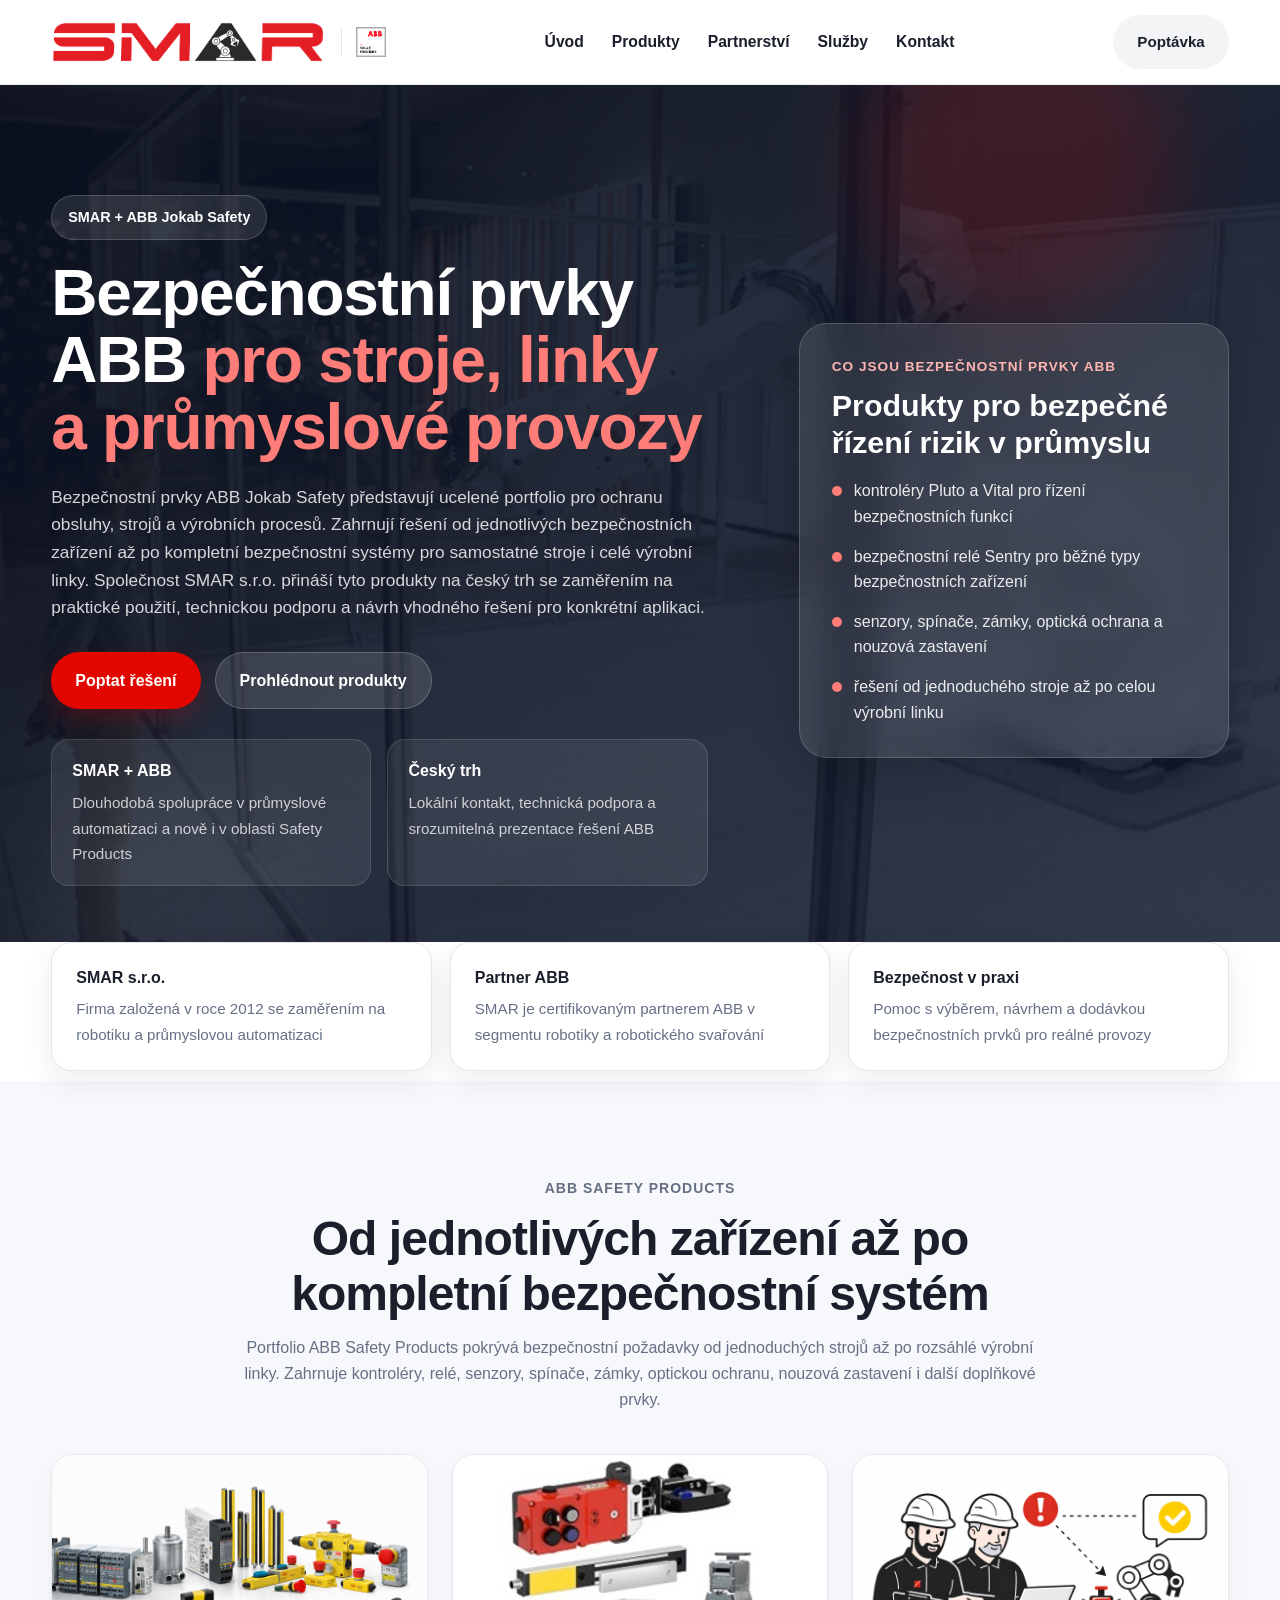
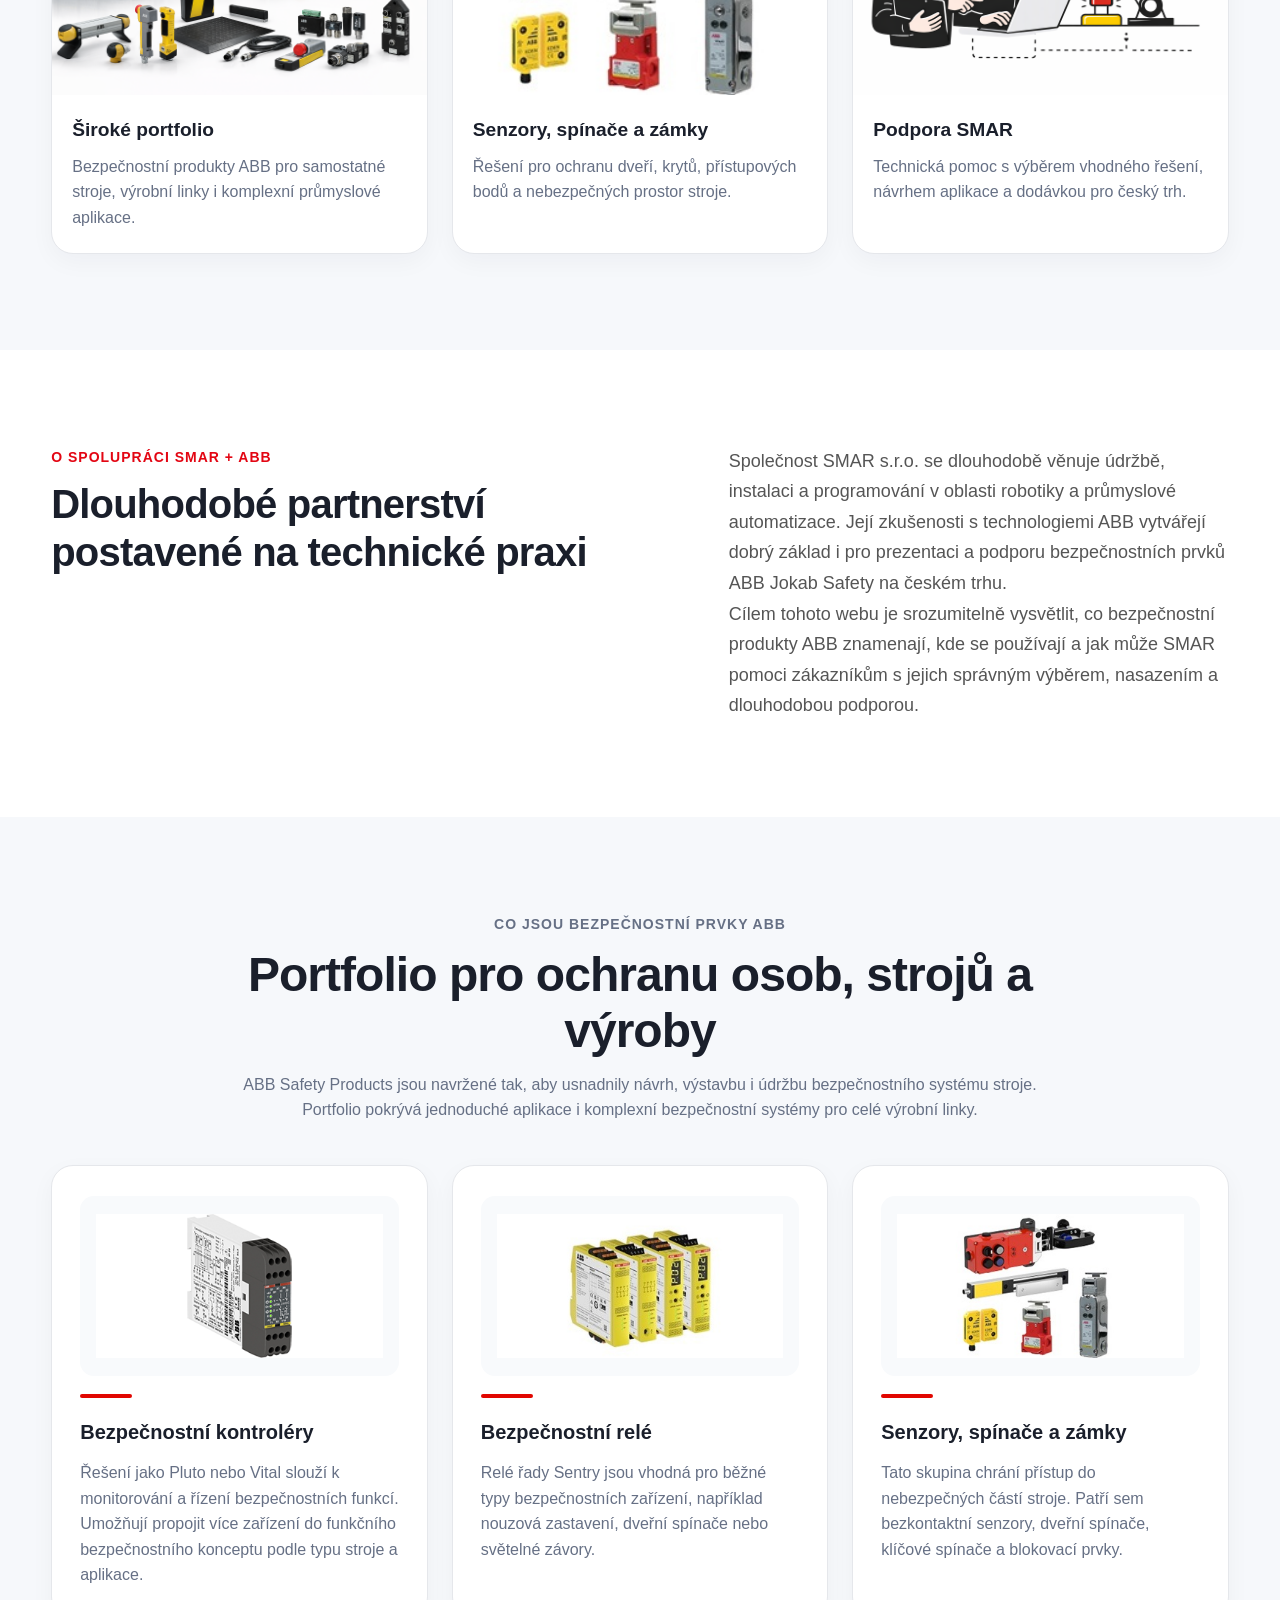
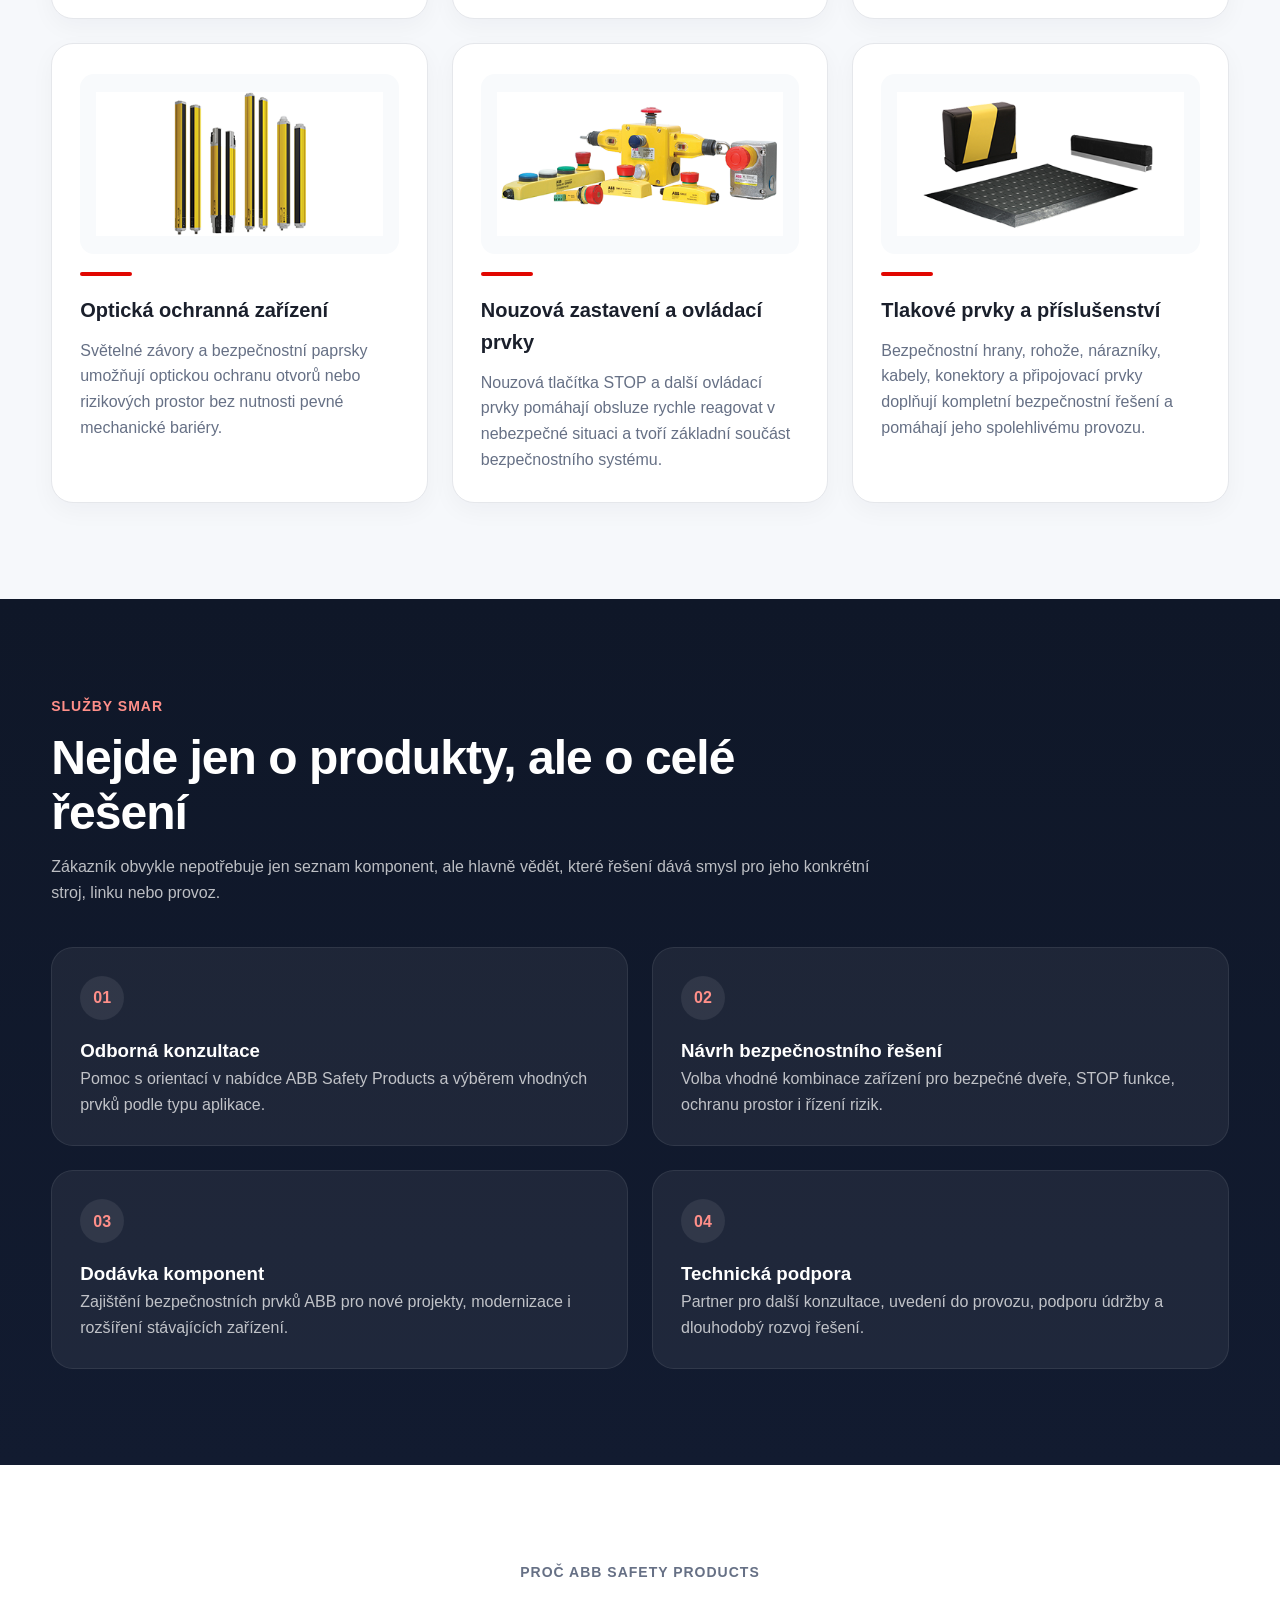
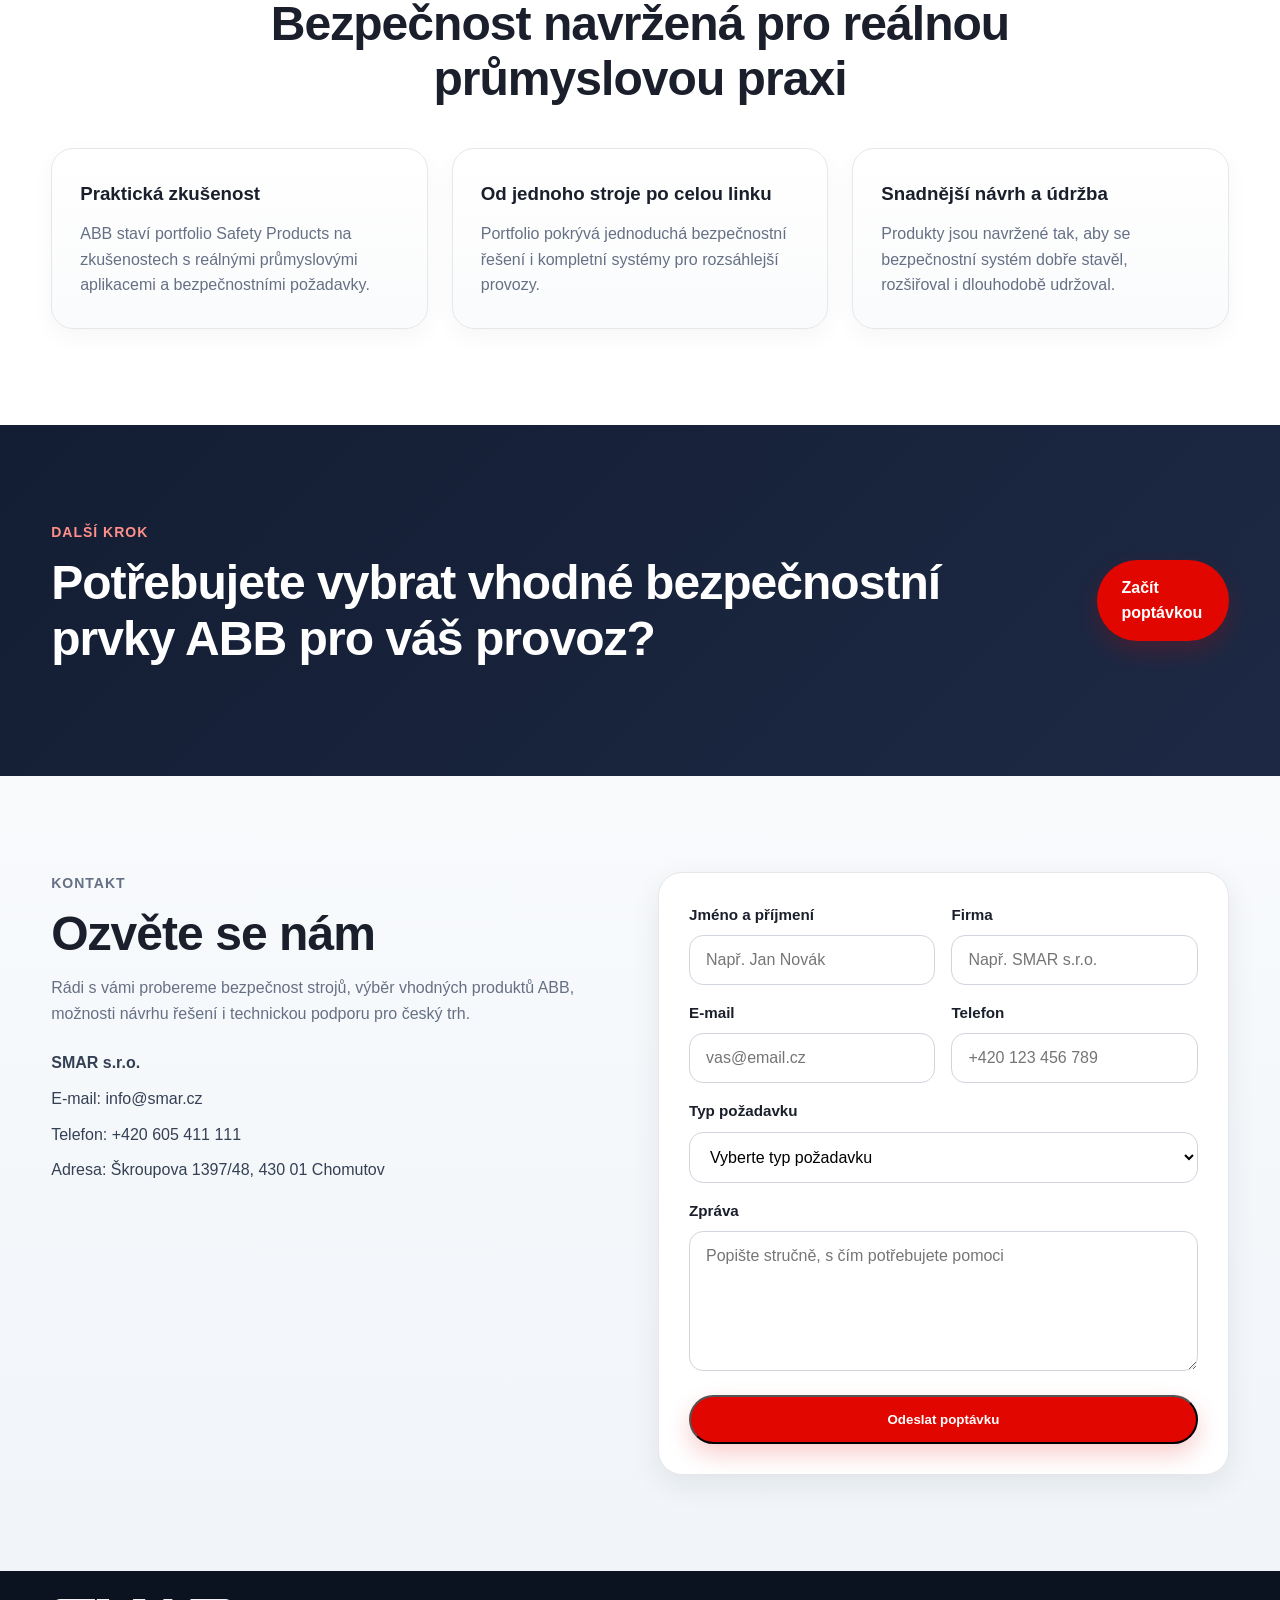
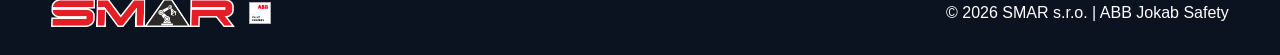
<file: index.html>
<!DOCTYPE html>
<html lang="cs">
<head>
<!-- Google tag (gtag.js) -->
<script async src="https://www.googletagmanager.com/gtag/js?id=G-ZD41Y02ESB"></script>
<script>
  window.dataLayer = window.dataLayer || [];
  function gtag(){dataLayer.push(arguments);}
  gtag('js', new Date());

  gtag('config', 'G-ZD41Y02ESB');
</script>



    <meta charset="UTF-8">
    <meta name="viewport" content="width=device-width, initial-scale=1.0">
    <title>Bezpečnost strojů | ABB Jokab Safety | Návrh a dodávka | SMAR s.r.o.</title>
    <meta name="description" content="Bezpečnost strojů s ABB Jokab Safety. SMAR s.r.o. zajišťuje návrh, dodávku a servis bezpečnostních prvků pro stroje a výrobní linky.">
    <link rel="stylesheet" href="css/style.css">
    <link rel="canonical" href="https://bezpecnoststroju.cz/">
    <meta property="og:title" content="Bezpečnost strojů | ABB Jokab Safety | SMAR s.r.o.">
    <meta property="og:description" content="Návrh, dodávka a servis bezpečnostních řešení ABB pro stroje a výrobní linky.">
    <meta property="og:type" content="website">
    <meta property="og:url" content="https://bezpecnoststroju.cz/">
    <meta property="og:image" content="https://bezpecnoststroju.cz/images/abb-safety-family.png">
</head>
<body>

    <header class="header">
        <div class="container header-inner">
            <a href="index.html" class="brand">
                <img src="images/smar-logo.png" alt="SMAR logo" class="logo-smar">
                <div class="brand-divider"></div>
                <img src="images/abb-logo.png" alt="ABB logo" class="logo-abb">
            </a>

            <nav class="nav" id="nav">
                <ul class="nav-list">
                    <li><a href="#hero">Úvod</a></li>
                    <li><a href="produkty.html">Produkty</a></li>
                    <li><a href="o-partnerstvi.html">Partnerství</a></li>
                    <li><a href="sluzby.html">Služby</a></li>
                    <li><a href="#kontakt">Kontakt</a></li>
                </ul>
            </nav>

            <div class="header-actions">
                <a href="#kontakt" class="btn btn-header">Poptávka</a>
                <button class="menu-toggle" id="menuToggle" aria-label="Otevřít menu">☰</button>
            </div>
        </div>
    </header>

    <main>
        <section class="hero" id="hero">
            <div class="hero-bg"></div>
            <div class="container hero-grid">
                <div class="hero-content">
                    <div class="hero-badge">
                        SMAR + ABB Jokab Safety
                    </div>

                    <h1>
                        Bezpečnostní prvky ABB
                        <span>pro stroje, linky a průmyslové provozy</span>
                    </h1>

                    <p class="hero-description">
                        Bezpečnostní prvky ABB Jokab Safety představují ucelené portfolio pro ochranu
                        obsluhy, strojů a výrobních procesů. Zahrnují řešení od jednotlivých
                        bezpečnostních zařízení až po kompletní bezpečnostní systémy pro samostatné
                        stroje i celé výrobní linky. Společnost SMAR s.r.o. přináší tyto produkty
                        na český trh se zaměřením na praktické použití, technickou podporu
                        a návrh vhodného řešení pro konkrétní aplikaci.
                    </p>

                    <div class="hero-buttons">
                        <a href="#kontakt" class="btn btn-primary">Poptat řešení</a>
                        <a href="produkty.html" class="btn btn-secondary">Prohlédnout produkty</a>
                    </div>

                    <div class="hero-stats">
                        <div class="stat-card">
                            <strong>SMAR + ABB</strong>
                            <span>Dlouhodobá spolupráce v průmyslové automatizaci a nově i v oblasti Safety Products</span>
                        </div>
                        <div class="stat-card">
                            <strong>Český trh</strong>
                            <span>Lokální kontakt, technická podpora a srozumitelná prezentace řešení ABB</span>
                        </div>
                    </div>
                </div>

                <div class="hero-panel">
                    <div class="glass-card">
                        <p class="glass-label">Co jsou bezpečnostní prvky ABB</p>
                        <h2>Produkty pro bezpečné řízení rizik v průmyslu</h2>

                        <div class="glass-list">
                            <div class="glass-item">
                                <span class="glass-dot"></span>
                                <p>kontroléry Pluto a Vital pro řízení bezpečnostních funkcí</p>
                            </div>
                            <div class="glass-item">
                                <span class="glass-dot"></span>
                                <p>bezpečnostní relé Sentry pro běžné typy bezpečnostních zařízení</p>
                            </div>
                            <div class="glass-item">
                                <span class="glass-dot"></span>
                                <p>senzory, spínače, zámky, optická ochrana a nouzová zastavení</p>
                            </div>
                            <div class="glass-item">
                                <span class="glass-dot"></span>
                                <p>řešení od jednoduchého stroje až po celou výrobní linku</p>
                            </div>
                        </div>
                    </div>
                </div>
            </div>
        </section>

        <section class="trust-strip">
            <div class="container trust-strip-inner">
                <div class="trust-item">
                    <strong>SMAR s.r.o.</strong>
                    <span>Firma založená v roce 2012 se zaměřením na robotiku a průmyslovou automatizaci</span>
                </div>
                <div class="trust-item">
                    <strong>Partner ABB</strong>
                    <span>SMAR je certifikovaným partnerem ABB v segmentu robotiky a robotického svařování</span>
                </div>
                <div class="trust-item">
                    <strong>Bezpečnost v praxi</strong>
                    <span>Pomoc s výběrem, návrhem a dodávkou bezpečnostních prvků pro reálné provozy</span>
                </div>
            </div>
        </section>

        <section class="section section-soft">
            <div class="container">
                <div class="section-heading center">
                    <p class="section-label">ABB Safety Products</p>
                    <h2>Od jednotlivých zařízení až po kompletní bezpečnostní systém</h2>
                    <p>
                        Portfolio ABB Safety Products pokrývá bezpečnostní požadavky
                        od jednoduchých strojů až po rozsáhlé výrobní linky. Zahrnuje
                        kontroléry, relé, senzory, spínače, zámky, optickou ochranu,
                        nouzová zastavení i další doplňkové prvky.
                    </p>
                </div>

                <div class="homepage-image-grid">
                    <a href="produkty.html" class="homepage-image-card">
                        <img src="images/homepage/abb-safety-family.png" alt="Přehled portfolia ABB Safety Products">
                        <h3>Široké portfolio</h3>
                        <p>Bezpečnostní produkty ABB pro samostatné stroje, výrobní linky i komplexní průmyslové aplikace.</p>
                    </a>

                    <div class="homepage-image-card">
                        <img src="images/homepage/abb-sensors-switches-locks.png" alt="Bezpečnostní senzory, spínače a zámky ABB">
                        <h3>Senzory, spínače a zámky</h3>
                        <p>Řešení pro ochranu dveří, krytů, přístupových bodů a nebezpečných prostor stroje.</p>
                    </div>

                    <div class="homepage-image-card">
                        <img src="images/homepage/smar-industrial.jpg" alt="Průmyslové prostředí a technická podpora SMAR">
                        <h3>Podpora SMAR</h3>
                        <p>Technická pomoc s výběrem vhodného řešení, návrhem aplikace a dodávkou pro český trh.</p>
                    </div>
                </div>
            </div>
        </section>

        <section class="section" id="partnerstvi">
            <div class="container split-section">
                <div class="split-left">
                    <p class="section-label">O spolupráci SMAR + ABB</p>
                    <h2>Dlouhodobé partnerství postavené na technické praxi</h2>
                </div>

                <div class="split-right">
                    <p>
                        Společnost SMAR s.r.o. se dlouhodobě věnuje údržbě, instalaci a programování
                        v oblasti robotiky a průmyslové automatizace. Její zkušenosti s technologiemi ABB
                        vytvářejí dobrý základ i pro prezentaci a podporu bezpečnostních prvků ABB Jokab Safety
                        na českém trhu.
                    </p>

                    <p>
                        Cílem tohoto webu je srozumitelně vysvětlit, co bezpečnostní produkty ABB znamenají,
                        kde se používají a jak může SMAR pomoci zákazníkům s jejich správným výběrem,
                        nasazením a dlouhodobou podporou.
                    </p>
                </div>
            </div>
        </section>

        <section class="section section-soft" id="produkty">
            <div class="container">
                <div class="section-heading center">
                    <p class="section-label">Co jsou bezpečnostní prvky ABB</p>
                    <h2>Portfolio pro ochranu osob, strojů a výroby</h2>
                    <p>
                        ABB Safety Products jsou navržené tak, aby usnadnily návrh, výstavbu i údržbu
                        bezpečnostního systému stroje. Portfolio pokrývá jednoduché aplikace i komplexní
                        bezpečnostní systémy pro celé výrobní linky.
                    </p>
                </div>

                <div class="cards-grid">
                    <article class="modern-card">
                        <a href="/vital/">
                            <img src="images/homepage/safety-controller.png" alt="Bezpečnostní kontroléry ABB" class="card-product-image">
                            <div class="card-top-line"></div>
                            <h3>Bezpečnostní kontroléry</h3>
                            <p>
                                Řešení jako Pluto nebo Vital slouží k monitorování a řízení bezpečnostních funkcí.
                                Umožňují propojit více zařízení do funkčního bezpečnostního konceptu podle typu stroje a aplikace.
                            </p>
                        </a>
                    </article>

                    <article class="modern-card">
                        <img src="images/homepage/safety-relays.jpg" alt="Bezpečnostní relé ABB" class="card-product-image">
                        <div class="card-top-line"></div>
                        <h3>Bezpečnostní relé</h3>
                        <p>
                            Relé řady Sentry jsou vhodná pro běžné typy bezpečnostních zařízení,
                            například nouzová zastavení, dveřní spínače nebo světelné závory.
                        </p>
                    </article>

                    <article class="modern-card">
                        <img src="images/homepage/abb-sensors-switches-locks.png" alt="Senzory, spínače a zámky ABB" class="card-product-image">
                        <div class="card-top-line"></div>
                        <h3>Senzory, spínače a zámky</h3>
                        <p>
                            Tato skupina chrání přístup do nebezpečných částí stroje.
                            Patří sem bezkontaktní senzory, dveřní spínače, klíčové spínače a blokovací prvky.
                        </p>
                    </article>

                    <article class="modern-card">
                        <img src="images/homepage/abb-optical-safety-devices.png" alt="Optická bezpečnostní zařízení ABB" class="card-product-image">
                        <div class="card-top-line"></div>
                        <h3>Optická ochranná zařízení</h3>
                        <p>
                            Světelné závory a bezpečnostní paprsky umožňují optickou ochranu otvorů
                            nebo rizikových prostor bez nutnosti pevné mechanické bariéry.
                        </p>
                    </article>

                    <article class="modern-card">
                        <img src="images/homepage/emergency-stops.png" alt="Nouzová zastavení a ovládací prvky ABB" class="card-product-image">
                        <div class="card-top-line"></div>
                        <h3>Nouzová zastavení a ovládací prvky</h3>
                        <p>
                            Nouzová tlačítka STOP a další ovládací prvky pomáhají obsluze rychle reagovat
                            v nebezpečné situaci a tvoří základní součást bezpečnostního systému.
                        </p>
                    </article>

                    <article class="modern-card">
                        <img src="images/homepage/pressure-devices.png" alt="Tlakové prvky a příslušenství ABB" class="card-product-image">
                        <div class="card-top-line"></div>
                        <h3>Tlakové prvky a příslušenství</h3>
                        <p>
                            Bezpečnostní hrany, rohože, nárazníky, kabely, konektory a připojovací prvky
                            doplňují kompletní bezpečnostní řešení a pomáhají jeho spolehlivému provozu.
                        </p>
                    </article>
                </div>
            </div>
        </section>

        <section class="section section-dark" id="sluzby">
            <div class="container">
                <div class="section-heading">
                    <p class="section-label light">Služby SMAR</p>
                    <h2>Nejde jen o produkty, ale o celé řešení</h2>
                    <p class="section-dark-text">
                        Zákazník obvykle nepotřebuje jen seznam komponent, ale hlavně vědět,
                        které řešení dává smysl pro jeho konkrétní stroj, linku nebo provoz.
                    </p>
                </div>

                <div class="service-grid">
                    <div class="service-card">
                        <div class="service-number">01</div>
                        <h3>Odborná konzultace</h3>
                        <p>Pomoc s orientací v nabídce ABB Safety Products a výběrem vhodných prvků podle typu aplikace.</p>
                    </div>

                    <div class="service-card">
                        <div class="service-number">02</div>
                        <h3>Návrh bezpečnostního řešení</h3>
                        <p>Volba vhodné kombinace zařízení pro bezpečné dveře, STOP funkce, ochranu prostor i řízení rizik.</p>
                    </div>

                    <div class="service-card">
                        <div class="service-number">03</div>
                        <h3>Dodávka komponent</h3>
                        <p>Zajištění bezpečnostních prvků ABB pro nové projekty, modernizace i rozšíření stávajících zařízení.</p>
                    </div>

                    <div class="service-card">
                        <div class="service-number">04</div>
                        <h3>Technická podpora</h3>
                        <p>Partner pro další konzultace, uvedení do provozu, podporu údržby a dlouhodobý rozvoj řešení.</p>
                    </div>
                </div>
            </div>
        </section>

        <section class="section">
            <div class="container">
                <div class="section-heading center">
                    <p class="section-label">Proč ABB Safety Products</p>
                    <h2>Bezpečnost navržená pro reálnou průmyslovou praxi</h2>
                </div>

                <div class="reasons-grid">
                    <div class="reason-box">
                        <h3>Praktická zkušenost</h3>
                        <p>ABB staví portfolio Safety Products na zkušenostech s reálnými průmyslovými aplikacemi a bezpečnostními požadavky.</p>
                    </div>

                    <div class="reason-box">
                        <h3>Od jednoho stroje po celou linku</h3>
                        <p>Portfolio pokrývá jednoduchá bezpečnostní řešení i kompletní systémy pro rozsáhlejší provozy.</p>
                    </div>

                    <div class="reason-box">
                        <h3>Snadnější návrh a údržba</h3>
                        <p>Produkty jsou navržené tak, aby se bezpečnostní systém dobře stavěl, rozšiřoval i dlouhodobě udržoval.</p>
                    </div>
                </div>
            </div>
        </section>

        <section class="section cta-band">
            <div class="container cta-band-inner">
                <div>
                    <p class="section-label light">Další krok</p>
                    <h2>Potřebujete vybrat vhodné bezpečnostní prvky ABB pro váš provoz?</h2>
                </div>
                <a href="#kontakt" class="btn btn-primary">Začít poptávkou</a>
            </div>
        </section>

        <section class="section contact-section" id="kontakt">
            <div class="container contact-grid">
                <div class="contact-info">
                    <p class="section-label">Kontakt</p>
                    <h2>Ozvěte se nám</h2>
                    <p>
                        Rádi s vámi probereme bezpečnost strojů, výběr vhodných produktů ABB,
                        možnosti návrhu řešení i technickou podporu pro český trh.
                    </p>

                    <div class="contact-details">
                        <p><strong>SMAR s.r.o.</strong></p>
                        <p>E-mail: <a href="mailto:info@smar.cz">info@smar.cz</a></p>
                        <p>Telefon: <a href="tel:+420605411111">+420 605 411 111</a></p>
                        <p>Adresa: <a href="https://maps.app.goo.gl/TAveSDNH4KaPB8RE9" target="_blank">Škroupova 1397/48, 430 01 Chomutov</a></p>
                    </div>
                </div>

                <form action="https://api.web3forms.com/submit" method="POST" class="contact-form">
                    <input type="hidden" name="access_key" value="6fb6dcda-07b8-421f-a3fd-47e1474aeb7f">
                    <input type="hidden" name="subject" value="Nová poptávka z webu SMAR">
                    <input type="hidden" name="from_name" value="SMAR Web">

                    <div class="form-row">
                        <div class="form-group">
                            <label for="name">Jméno a příjmení</label>
                            <input type="text" id="name" name="name" placeholder="Např. Jan Novák" required>
                        </div>

                        <div class="form-group">
                            <label for="company">Firma</label>
                            <input type="text" id="company" name="company" placeholder="Např. SMAR s.r.o.">
                        </div>
                    </div>

                    <div class="form-row">
                        <div class="form-group">
                            <label for="email">E-mail</label>
                            <input type="email" id="email" name="email" placeholder="vas@email.cz" required>
                        </div>

                        <div class="form-group">
                            <label for="phone">Telefon</label>
                            <input type="tel" id="phone" name="phone" placeholder="+420 123 456 789">
                        </div>
                    </div>

                    <div class="form-group">
                        <label for="request_type">Typ požadavku</label>
                        <select id="request_type" name="request_type" required>
                            <option value="">Vyberte typ požadavku</option>
                            <option value="Konzultace">Konzultace</option>
                            <option value="Vyber produktu">Výběr produktu</option>
                            <option value="Navrh reseni">Návrh řešení</option>
                            <option value="Technicky dotaz">Technický dotaz</option>
                            <option value="Obchodni poptavka">Obchodní poptávka</option>
                        </select>
                    </div>

                    <div class="form-group">
                        <label for="message">Zpráva</label>
                        <textarea id="message" name="message" rows="6" placeholder="Popište stručně, s čím potřebujete pomoci" required></textarea>
                    </div>

                    <button type="submit" class="btn btn-primary full-width">Odeslat poptávku</button>
                </form>
            </div>
        </section>
    </main>

    <footer class="footer">
        <div class="container footer-inner">
            <div class="footer-brand">
                <img src="images/smar-logo.png" alt="SMAR logo" class="footer-logo">
                <img src="images/abb-logo.png" alt="ABB logo" class="footer-logo footer-logo-abb">
            </div>
            <p>© 2026 <a href="https://www.smar.cz">SMAR s.r.o.</a> | ABB Jokab Safety</p>
        </div>
    </footer>

    <script src="js/script.js"></script>
</body>
</html>
</file>
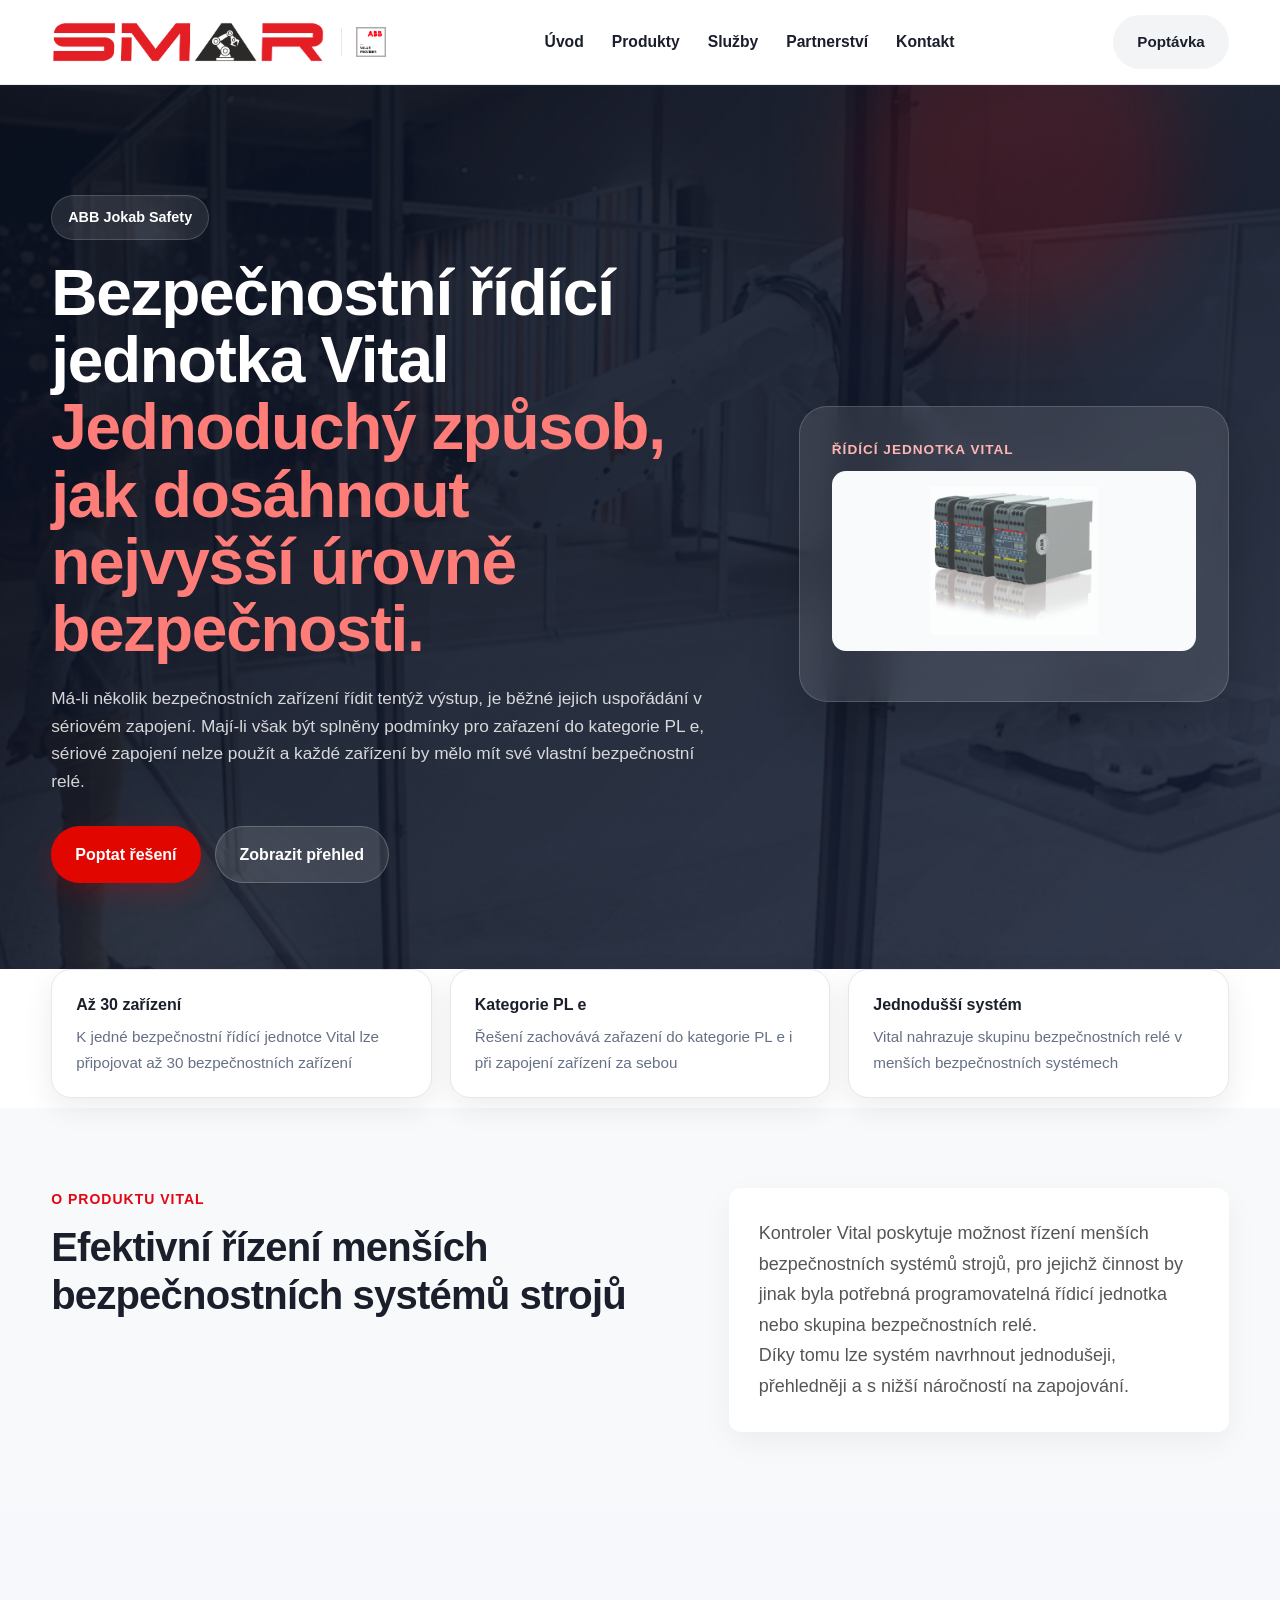
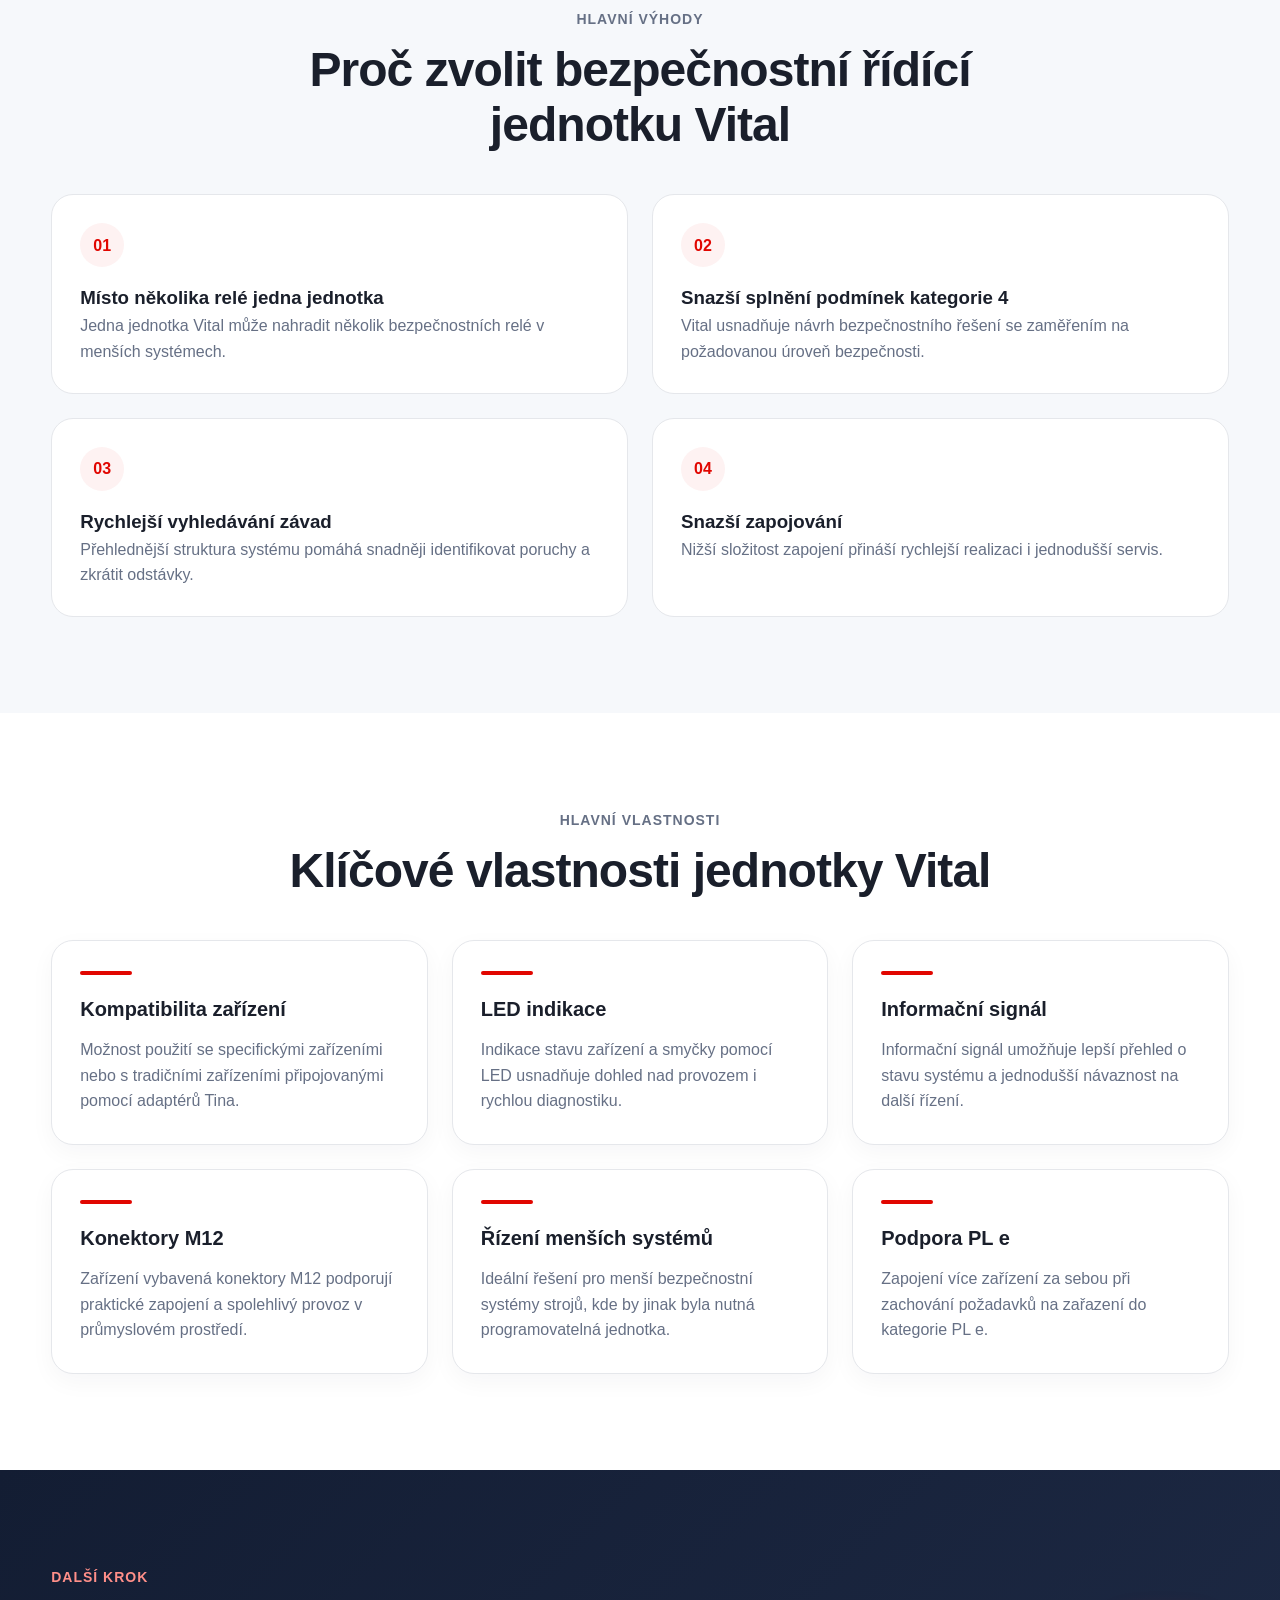
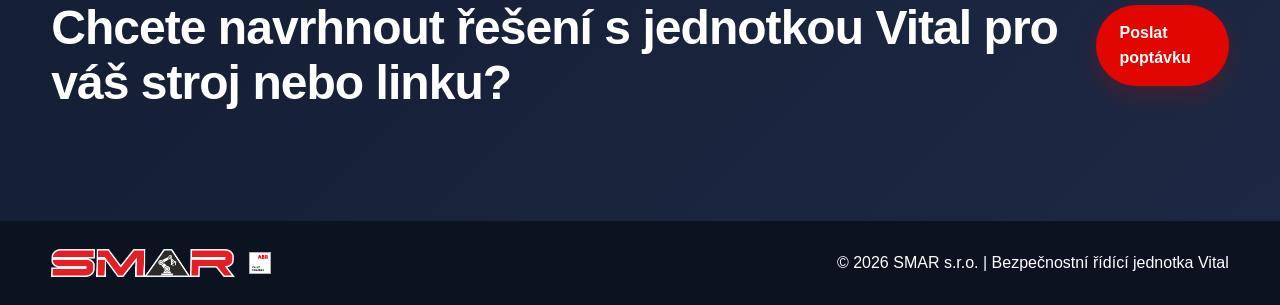
<file: vital/index.html>
<!DOCTYPE html>
<html lang="cs">
<head>
	<meta charset="UTF-8">
	<meta name="viewport" content="width=device-width, initial-scale=1.0">
	<title>Vital | SMAR ABB Jokab Safety</title>
	<meta name="description" content="Bezpečnostní řídící jednotka Vital od ABB Jokab Safety. Jednoduchý způsob, jak dosáhnout nejvyšší úrovně bezpečnosti pro menší bezpečnostní systémy strojů.">
	<link rel="stylesheet" href="/css/style.css">
</head>
<body>

	<header class="header">
		<div class="container header-inner">
			<a href="/" class="brand">
				<img src="/images/smar-logo.png" alt="SMAR logo" class="logo-smar">
				<div class="brand-divider"></div>
				<img src="/images/abb-logo.png" alt="ABB logo" class="logo-abb">
			</a>

			<nav class="nav" id="nav">
				<ul class="nav-list">
					<li><a href="/">Úvod</a></li>
					<li><a href="/produkty.html">Produkty</a></li>
					<li><a href="/sluzby.html">Služby</a></li>
					<li><a href="/o-partnerstvi.html">Partnerství</a></li>
					<li><a href="/#kontakt">Kontakt</a></li>
				</ul>
			</nav>

			<div class="header-actions">
				<a href="/#kontakt" class="btn btn-header">Poptávka</a>
				<button class="menu-toggle" id="menuToggle" aria-label="Otevřít menu">☰</button>
			</div>
		</div>
	</header>

	<main>
		<section class="hero hero-small">
			<div class="hero-bg"></div>
			<div class="container hero-grid">
				<div class="hero-content">
					<div class="hero-badge">
						ABB Jokab Safety
					</div>

					<h1>
						Bezpečnostní řídící jednotka Vital
						<span>Jednoduchý způsob, jak dosáhnout nejvyšší úrovně bezpečnosti.</span>
					</h1>

					<p class="hero-description">
						Má-li několik bezpečnostních zařízení řídit tentýž výstup, je běžné jejich uspořádání
						v sériovém zapojení. Mají-li však být splněny podmínky pro zařazení do kategorie PL e,
						sériové zapojení nelze použít a každé zařízení by mělo mít své vlastní bezpečnostní relé.
					</p>

					<div class="hero-buttons">
						<a href="/#kontakt" class="btn btn-primary">Poptat řešení</a>
						<a href="#prehled" class="btn btn-secondary">Zobrazit přehled</a>
					</div>
				</div>

				<div class="hero-panel">
					<div class="glass-card">
						<p class="glass-label">Řídící jednotka Vital</p>
						<img src="/images/homepage/bezpecnostni-ridici-jednotka-vital.jpg" alt="Bezpečnostní řídící jednotka Vital" class="card-product-image">
					</div>
				</div>
			</div>
		</section>

		<section class="trust-strip">
			<div class="container trust-strip-inner">
				<div class="trust-item">
					<strong>Až 30 zařízení</strong>
					<span>K jedné bezpečnostní řídící jednotce Vital lze připojovat až 30 bezpečnostních zařízení</span>
				</div>
				<div class="trust-item">
					<strong>Kategorie PL e</strong>
					<span>Řešení zachovává zařazení do kategorie PL e i při zapojení zařízení za sebou</span>
				</div>
				<div class="trust-item">
					<strong>Jednodušší systém</strong>
					<span>Vital nahrazuje skupinu bezpečnostních relé v menších bezpečnostních systémech</span>
				</div>
			</div>
		</section>

		<section class="section section-light" id="prehled">
			<div class="container split-section">
				<div class="split-left">
					<p class="section-label">O produktu Vital</p>
					<h2>
						Efektivní řízení menších bezpečnostních systémů strojů
					</h2>
				</div>

				<div class="split-right card">
					<p>
						Kontroler Vital poskytuje možnost řízení menších bezpečnostních systémů strojů,
						pro jejichž činnost by jinak byla potřebná programovatelná řídicí jednotka nebo
						skupina bezpečnostních relé.
					</p>
					<p>
						Díky tomu lze systém navrhnout jednodušeji, přehledněji a s nižší náročností na zapojování.
					</p>
				</div>
			</div>
		</section>

		<section class="section section-soft">
			<div class="container">
				<div class="section-heading center">
					<p class="section-label">Hlavní výhody</p>
					<h2>Proč zvolit bezpečnostní řídící jednotku Vital</h2>
				</div>

				<div class="service-grid">
					<div class="service-card service-card-light">
						<div class="service-number service-number-light">01</div>
						<h3>Místo několika relé jedna jednotka</h3>
						<p>Jedna jednotka Vital může nahradit několik bezpečnostních relé v menších systémech.</p>
					</div>

					<div class="service-card service-card-light">
						<div class="service-number service-number-light">02</div>
						<h3>Snazší splnění podmínek kategorie 4</h3>
						<p>Vital usnadňuje návrh bezpečnostního řešení se zaměřením na požadovanou úroveň bezpečnosti.</p>
					</div>

					<div class="service-card service-card-light">
						<div class="service-number service-number-light">03</div>
						<h3>Rychlejší vyhledávání závad</h3>
						<p>Přehlednější struktura systému pomáhá snadněji identifikovat poruchy a zkrátit odstávky.</p>
					</div>

					<div class="service-card service-card-light">
						<div class="service-number service-number-light">04</div>
						<h3>Snazší zapojování</h3>
						<p>Nižší složitost zapojení přináší rychlejší realizaci i jednodušší servis.</p>
					</div>
				</div>
			</div>
		</section>

		<section class="section">
			<div class="container">
				<div class="section-heading center">
					<p class="section-label">Hlavní vlastnosti</p>
					<h2>Klíčové vlastnosti jednotky Vital</h2>
				</div>

				<div class="cards-grid">
					<article class="modern-card">
						<div class="card-top-line"></div>
						<h3>Kompatibilita zařízení</h3>
						<p>Možnost použití se specifickými zařízeními nebo s tradičními zařízeními připojovanými pomocí adaptérů Tina.</p>
					</article>

					<article class="modern-card">
						<div class="card-top-line"></div>
						<h3>LED indikace</h3>
						<p>Indikace stavu zařízení a smyčky pomocí LED usnadňuje dohled nad provozem i rychlou diagnostiku.</p>
					</article>

					<article class="modern-card">
						<div class="card-top-line"></div>
						<h3>Informační signál</h3>
						<p>Informační signál umožňuje lepší přehled o stavu systému a jednodušší návaznost na další řízení.</p>
					</article>

					<article class="modern-card">
						<div class="card-top-line"></div>
						<h3>Konektory M12</h3>
						<p>Zařízení vybavená konektory M12 podporují praktické zapojení a spolehlivý provoz v průmyslovém prostředí.</p>
					</article>

					<article class="modern-card">
						<div class="card-top-line"></div>
						<h3>Řízení menších systémů</h3>
						<p>Ideální řešení pro menší bezpečnostní systémy strojů, kde by jinak byla nutná programovatelná jednotka.</p>
					</article>

					<article class="modern-card">
						<div class="card-top-line"></div>
						<h3>Podpora PL e</h3>
						<p>Zapojení více zařízení za sebou při zachování požadavků na zařazení do kategorie PL e.</p>
					</article>
				</div>
			</div>
		</section>

		<section class="section cta-band">
			<div class="container cta-band-inner">
				<div>
					<p class="section-label light">Další krok</p>
					<h2>Chcete navrhnout řešení s jednotkou Vital pro váš stroj nebo linku?</h2>
				</div>
				<a href="/#kontakt" class="btn btn-primary">Poslat poptávku</a>
			</div>
		</section>
	</main>

	<footer class="footer">
		<div class="container footer-inner">
			<div class="footer-brand">
				<img src="/images/smar-logo.png" alt="SMAR logo" class="footer-logo">
				<img src="/images/abb-logo.png" alt="ABB logo" class="footer-logo footer-logo-abb">
			</div>
			<p>© 2026 SMAR s.r.o. | Bezpečnostní řídící jednotka Vital</p>
		</div>
	</footer>

	<script src="/js/script.js"></script>
</body>
</html>
</file>
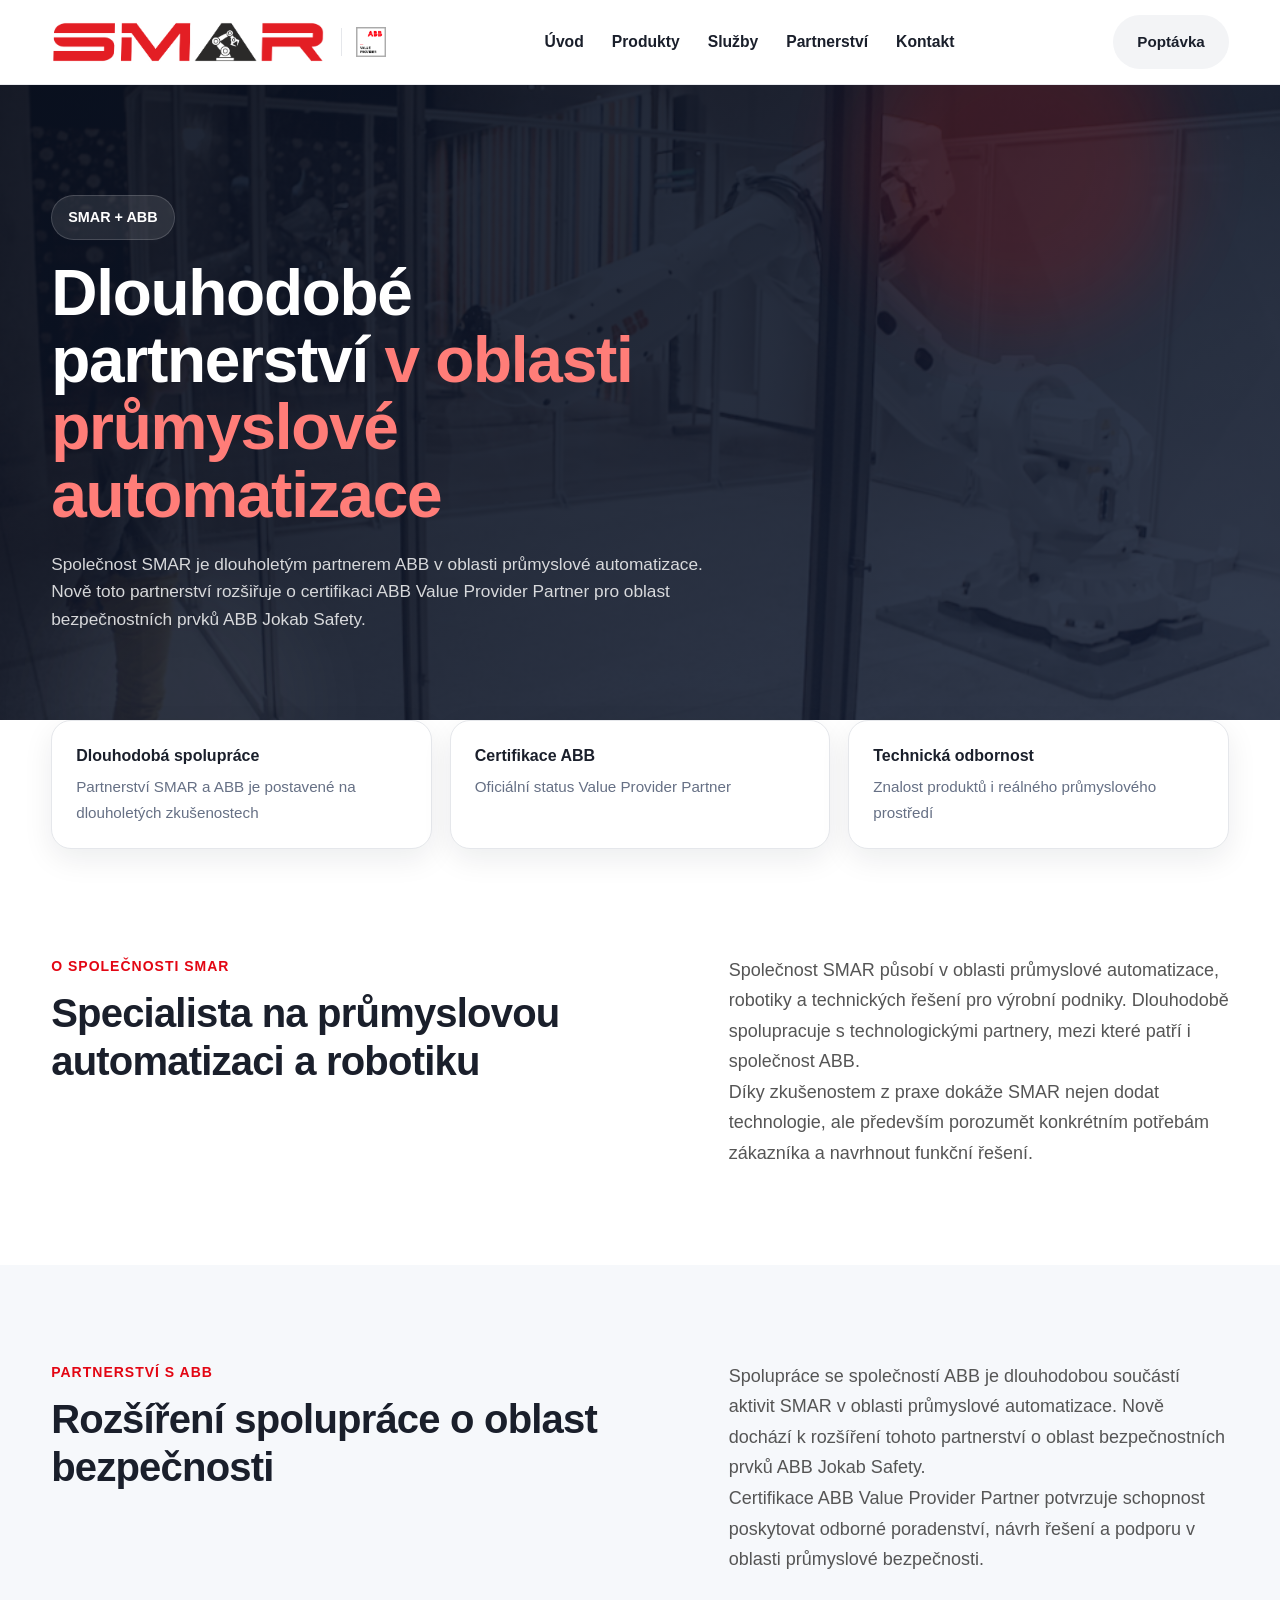
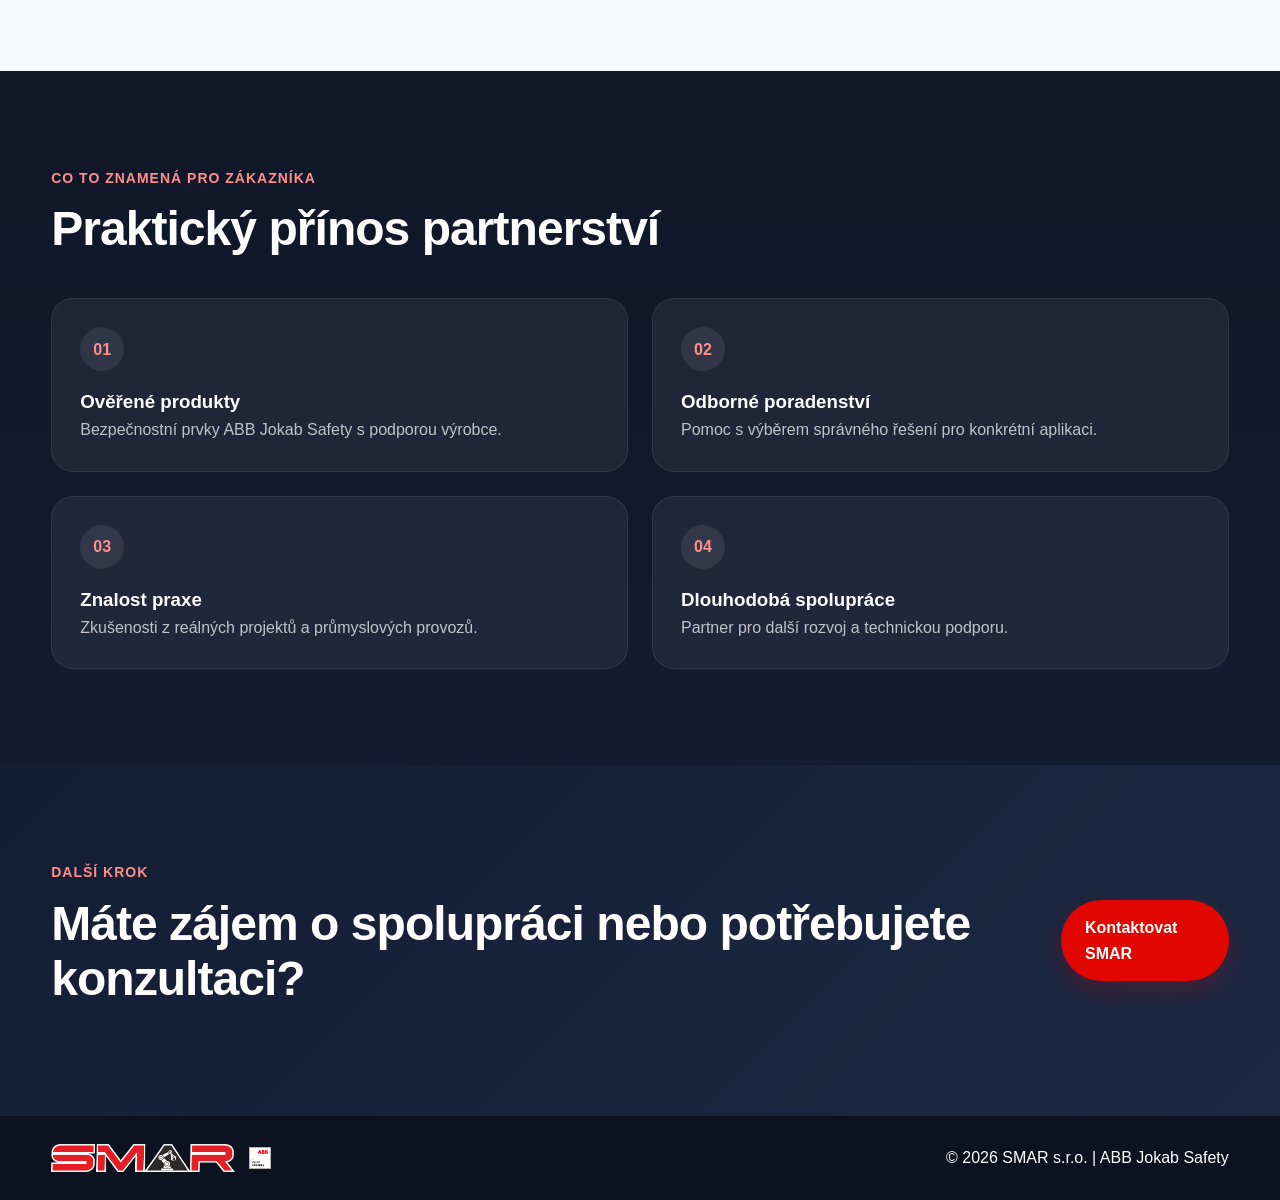
<file: o-partnerstvi.html>
<!DOCTYPE html>
<html lang="cs">
<head>
    <meta charset="UTF-8">
    <meta name="viewport" content="width=device-width, initial-scale=1.0">
    <title>O partnerství | SMAR ABB Jokab Safety</title>
    <meta name="description" content="Společnost SMAR je dlouholetým partnerem ABB a nově certifikovaným ABB Value Provider Partner pro oblast ABB Jokab Safety.">
    <link rel="stylesheet" href="css/style.css">
</head>
<body>

<header class="header">
    <div class="container header-inner">
        <a href="index.html" class="brand">
            <img src="images/smar-logo.png" class="logo-smar">
            <div class="brand-divider"></div>
            <img src="images/abb-logo.png" class="logo-abb">
        </a>

        <nav class="nav" id="nav">
            <ul class="nav-list">
                <li><a href="index.html">Úvod</a></li>
                <li><a href="produkty.html">Produkty</a></li>
                <li><a href="sluzby.html">Služby</a></li>
                <li><a href="o-partnerstvi.html">Partnerství</a></li>
                <li><a href="index.html#kontakt">Kontakt</a></li>
            </ul>
        </nav>

        <div class="header-actions">
            <a href="index.html#kontakt" class="btn btn-header">Poptávka</a>
            <button class="menu-toggle" id="menuToggle">☰</button>
        </div>
    </div>
</header>

<main>

<!-- HERO -->
<section class="hero hero-small">
    <div class="hero-bg"></div>
    <div class="container hero-grid hero-grid-single">
        <div class="hero-content">
            <div class="hero-badge">
                SMAR + ABB
            </div>

            <h1>
                Dlouhodobé partnerství
                <span>v oblasti průmyslové automatizace</span>
            </h1>

            <p class="hero-description">
                Společnost SMAR je dlouholetým partnerem ABB v oblasti průmyslové automatizace.
                Nově toto partnerství rozšiřuje o certifikaci ABB Value Provider Partner
                pro oblast bezpečnostních prvků ABB Jokab Safety.
            </p>
        </div>
    </div>
</section>

<!-- TRUST -->
<section class="trust-strip">
    <div class="container trust-strip-inner">
        <div class="trust-item">
            <strong>Dlouhodobá spolupráce</strong>
            <span>Partnerství SMAR a ABB je postavené na dlouholetých zkušenostech</span>
        </div>
        <div class="trust-item">
            <strong>Certifikace ABB</strong>
            <span>Oficiální status Value Provider Partner</span>
        </div>
        <div class="trust-item">
            <strong>Technická odbornost</strong>
            <span>Znalost produktů i reálného průmyslového prostředí</span>
        </div>
    </div>
</section>

<!-- O SMAR -->
<section class="section">
    <div class="container split-section">
        <div class="split-left">
            <p class="section-label">O společnosti SMAR</p>
            <h2>Specialista na průmyslovou automatizaci a robotiku</h2>
        </div>

        <div class="split-right">
            <p>
                Společnost SMAR působí v oblasti průmyslové automatizace,
                robotiky a technických řešení pro výrobní podniky.
                Dlouhodobě spolupracuje s technologickými partnery,
                mezi které patří i společnost ABB.
            </p>

            <p>
                Díky zkušenostem z praxe dokáže SMAR nejen dodat technologie,
                ale především porozumět konkrétním potřebám zákazníka
                a navrhnout funkční řešení.
            </p>
        </div>
    </div>
</section>

<!-- PARTNERSTVI -->
<section class="section section-soft">
    <div class="container split-section">
        <div class="split-left">
            <p class="section-label">Partnerství s ABB</p>
            <h2>Rozšíření spolupráce o oblast bezpečnosti</h2>
        </div>

        <div class="split-right">
            <p>
                Spolupráce se společností ABB je dlouhodobou součástí aktivit SMAR
                v oblasti průmyslové automatizace. Nově dochází k rozšíření tohoto
                partnerství o oblast bezpečnostních prvků ABB Jokab Safety.
            </p>

            <p>
                Certifikace ABB Value Provider Partner potvrzuje schopnost
                poskytovat odborné poradenství, návrh řešení a podporu
                v oblasti průmyslové bezpečnosti.
            </p>
        </div>
    </div>
</section>

<!-- CO TO ZNAMENA -->
<section class="section section-dark">
    <div class="container">
        <div class="section-heading">
            <p class="section-label light">Co to znamená pro zákazníka</p>
            <h2>Praktický přínos partnerství</h2>
        </div>

        <div class="service-grid">
            <div class="service-card">
                <div class="service-number">01</div>
                <h3>Ověřené produkty</h3>
                <p>Bezpečnostní prvky ABB Jokab Safety s podporou výrobce.</p>
            </div>

            <div class="service-card">
                <div class="service-number">02</div>
                <h3>Odborné poradenství</h3>
                <p>Pomoc s výběrem správného řešení pro konkrétní aplikaci.</p>
            </div>

            <div class="service-card">
                <div class="service-number">03</div>
                <h3>Znalost praxe</h3>
                <p>Zkušenosti z reálných projektů a průmyslových provozů.</p>
            </div>

            <div class="service-card">
                <div class="service-number">04</div>
                <h3>Dlouhodobá spolupráce</h3>
                <p>Partner pro další rozvoj a technickou podporu.</p>
            </div>
        </div>
    </div>
</section>

<!-- CTA -->
<section class="section cta-band">
    <div class="container cta-band-inner">
        <div>
            <p class="section-label light">Další krok</p>
            <h2>Máte zájem o spolupráci nebo potřebujete konzultaci?</h2>
        </div>
        <a href="index.html#kontakt" class="btn btn-primary">Kontaktovat SMAR</a>
    </div>
</section>

</main>

<footer class="footer">
    <div class="container footer-inner">
        <div class="footer-brand">
            <img src="images/smar-logo.png" class="footer-logo">
            <img src="images/abb-logo.png" class="footer-logo footer-logo-abb">
        </div>
        <p>© 2026 SMAR s.r.o. | ABB Jokab Safety</p>
    </div>
</footer>

<script src="js/script.js"></script>
</body>
</html>
</file>
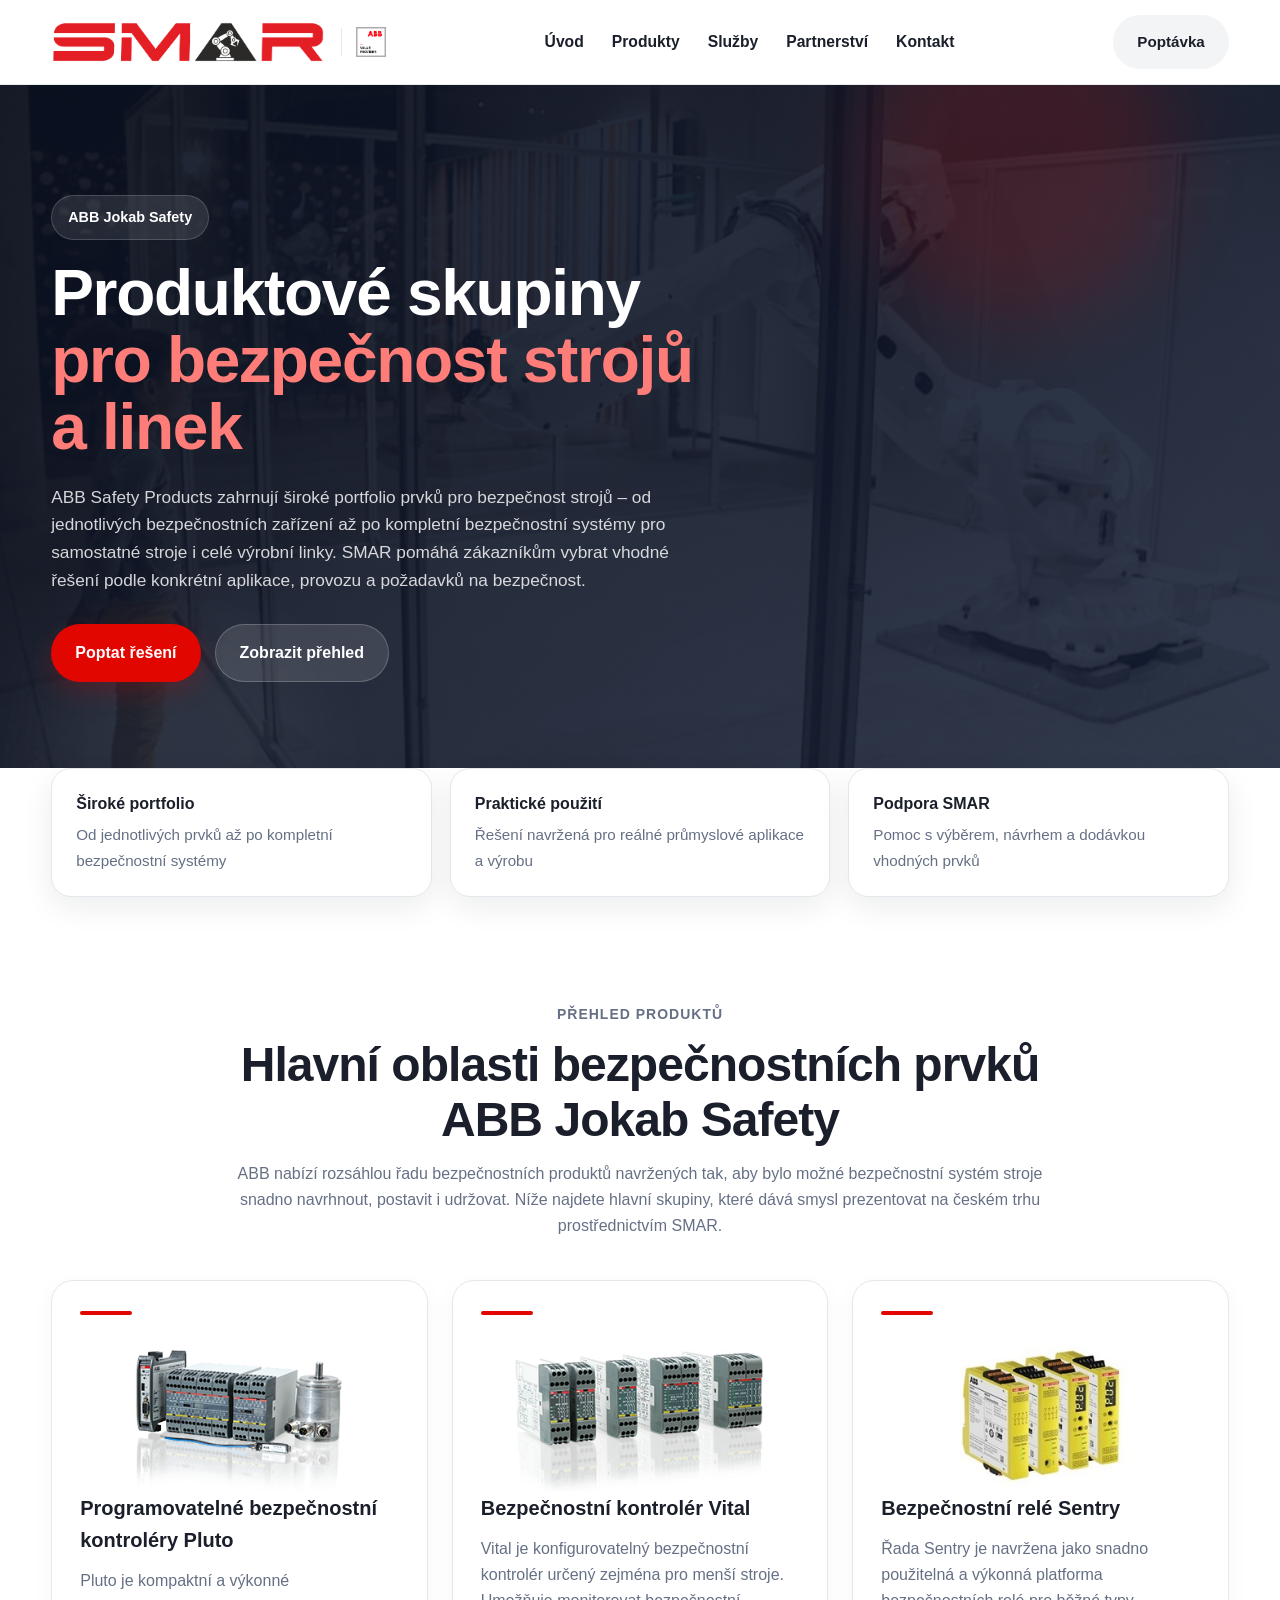
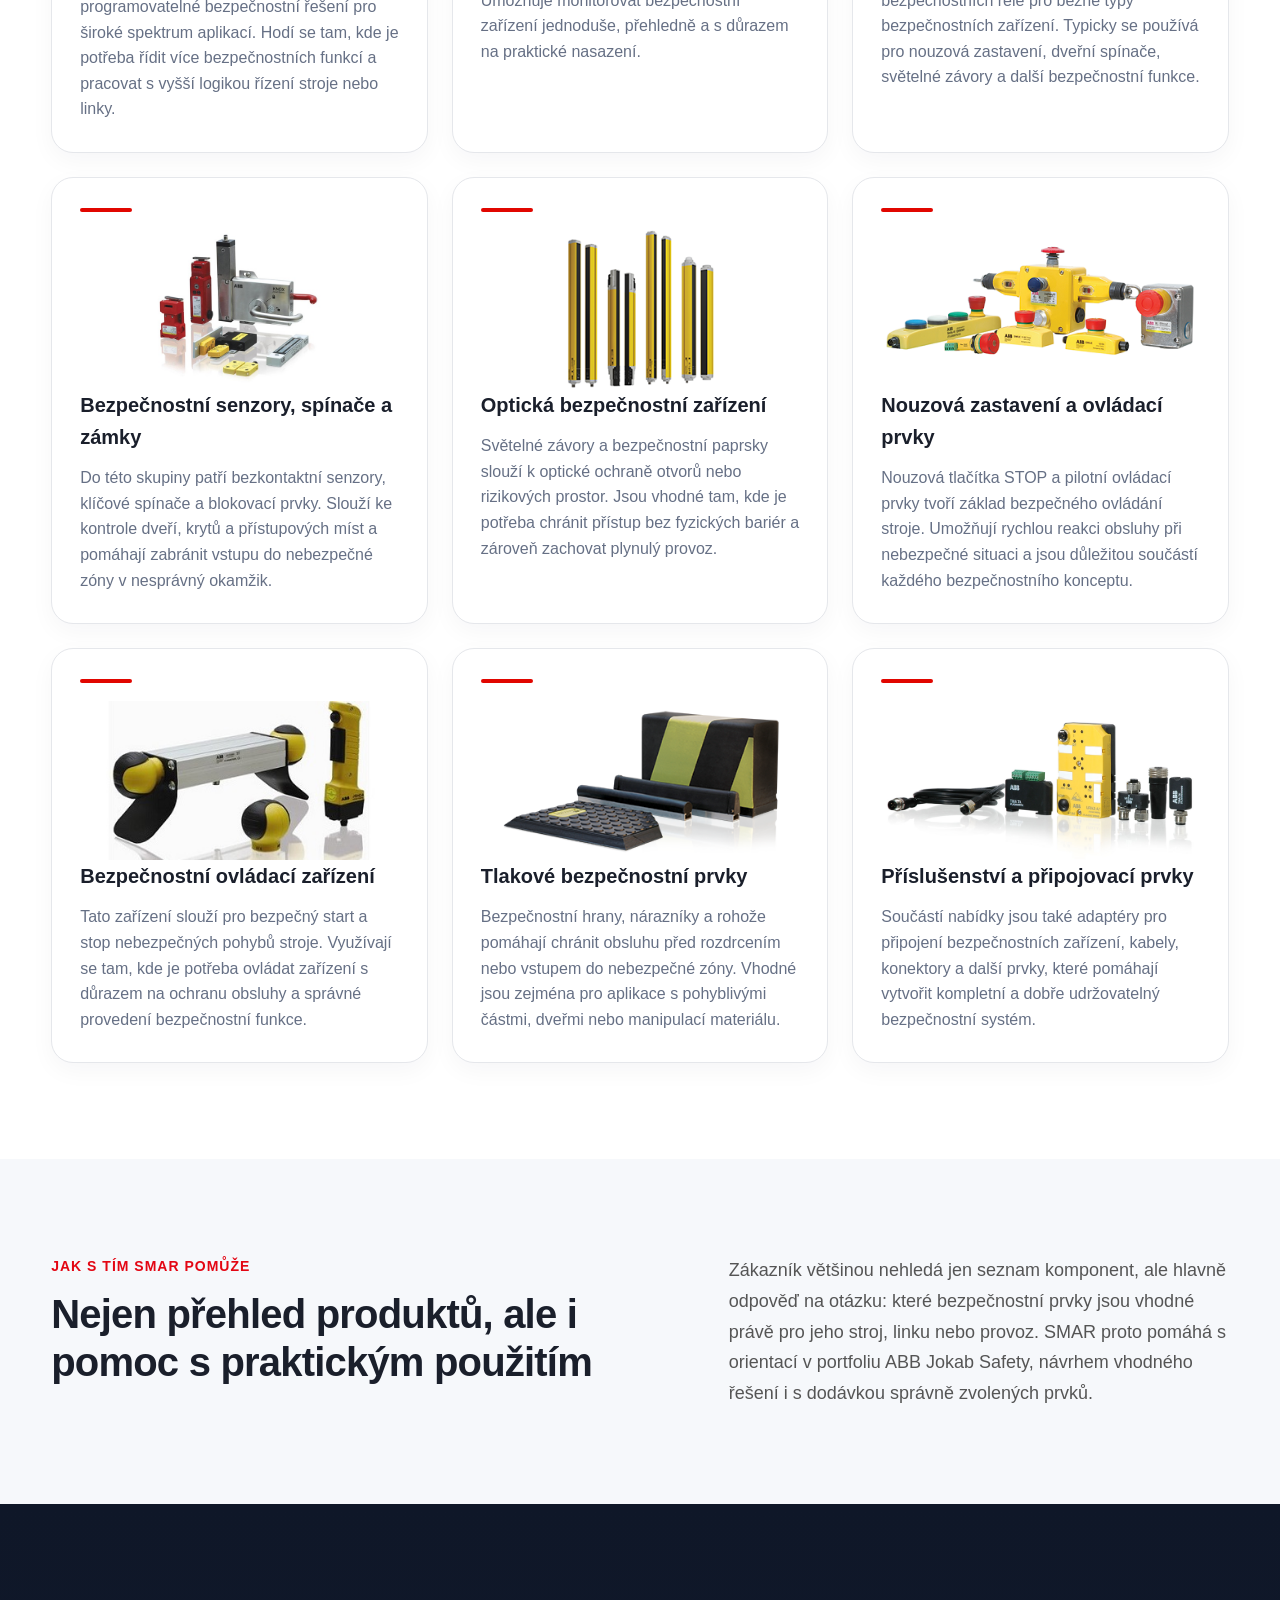
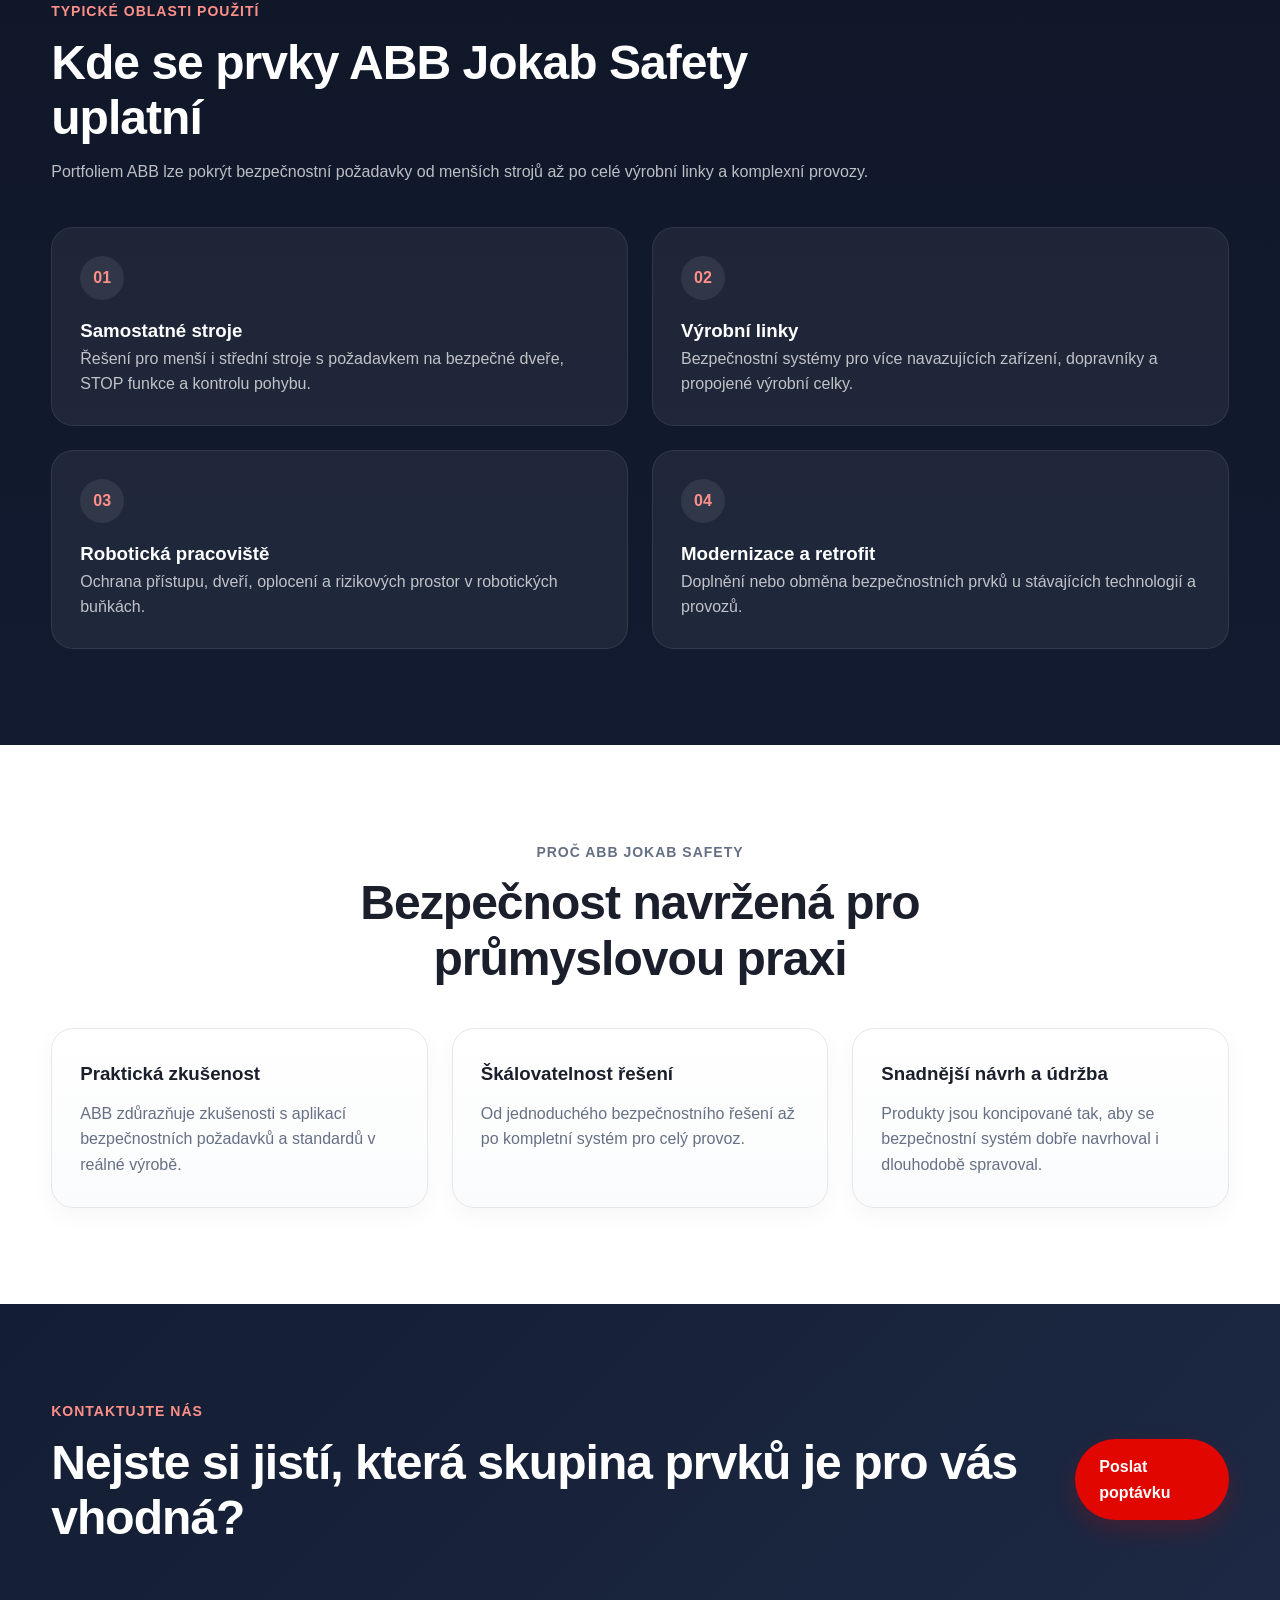
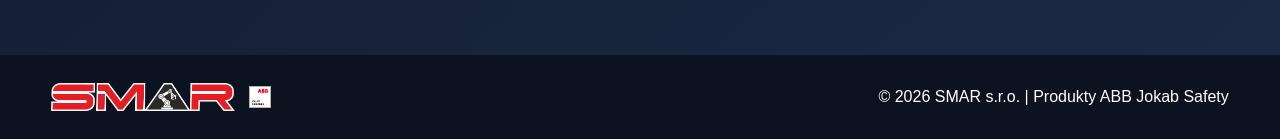
<file: produkty.html>
<!DOCTYPE html>
<html lang="cs">
<head>
    <meta charset="UTF-8">
    <meta name="viewport" content="width=device-width, initial-scale=1.0">
    <title>Produkty | SMAR ABB Jokab Safety</title>
    <meta name="description" content="Přehled produktových skupin ABB Jokab Safety od společnosti SMAR. Bezpečnostní relé, kontroléry, dveřní spínače, optická ochranná zařízení, nouzová zastavení a další řešení pro bezpečnost strojů a linek.">
    <link rel="stylesheet" href="css/style.css">
</head>
<body>

    <header class="header">
        <div class="container header-inner">
            <a href="index.html" class="brand">
                <img src="images/smar-logo.png" alt="SMAR logo" class="logo-smar">
                <div class="brand-divider"></div>
                <img src="images/abb-logo.png" alt="ABB logo" class="logo-abb">
            </a>

            <nav class="nav" id="nav">
                <ul class="nav-list">
                    <li><a href="index.html">Úvod</a></li>
                    <li><a href="produkty.html">Produkty</a></li>
                    <li><a href="sluzby.html">Služby</a></li>
                    <li><a href="o-partnerstvi.html">Partnerství</a></li>
                    <li><a href="index.html#kontakt">Kontakt</a></li>
                </ul>
            </nav>

            <div class="header-actions">
                <a href="index.html#kontakt" class="btn btn-header">Poptávka</a>
                <button class="menu-toggle" id="menuToggle" aria-label="Otevřít menu">☰</button>
            </div>
        </div>
    </header>

    <main>
        <section class="hero hero-small">
            <div class="hero-bg"></div>
            <div class="container hero-grid hero-grid-single">
                <div class="hero-content">
                    <div class="hero-badge">
                        ABB Jokab Safety
                    </div>

                    <h1>
                        Produktové skupiny
                        <span>pro bezpečnost strojů a linek</span>
                    </h1>

                    <p class="hero-description">
                        ABB Safety Products zahrnují široké portfolio prvků pro bezpečnost strojů
                        – od jednotlivých bezpečnostních zařízení až po kompletní bezpečnostní systémy
                        pro samostatné stroje i celé výrobní linky. SMAR pomáhá zákazníkům vybrat vhodné
                        řešení podle konkrétní aplikace, provozu a požadavků na bezpečnost.
                    </p>

                    <div class="hero-buttons">
                        <a href="index.html#kontakt" class="btn btn-primary">Poptat řešení</a>
                        <a href="#prehled" class="btn btn-secondary">Zobrazit přehled</a>
                    </div>
                </div>
            </div>
        </section>

        <section class="trust-strip">
            <div class="container trust-strip-inner">
                <div class="trust-item">
                    <strong>Široké portfolio</strong>
                    <span>Od jednotlivých prvků až po kompletní bezpečnostní systémy</span>
                </div>
                <div class="trust-item">
                    <strong>Praktické použití</strong>
                    <span>Řešení navržená pro reálné průmyslové aplikace a výrobu</span>
                </div>
                <div class="trust-item">
                    <strong>Podpora SMAR</strong>
                    <span>Pomoc s výběrem, návrhem a dodávkou vhodných prvků</span>
                </div>
            </div>
        </section>

        <section class="section" id="prehled">
            <div class="container">
                <div class="section-heading center">
                    <p class="section-label">Přehled produktů</p>
                    <h2>Hlavní oblasti bezpečnostních prvků ABB Jokab Safety</h2>
                    <p>
                        ABB nabízí rozsáhlou řadu bezpečnostních produktů navržených tak,
                        aby bylo možné bezpečnostní systém stroje snadno navrhnout, postavit
                        i udržovat. Níže najdete hlavní skupiny, které dává smysl prezentovat
                        na českém trhu prostřednictvím SMAR.
                    </p>
                </div>

                <div class="cards-grid">
                    <article class="modern-card">
                        <div class="card-top-line"></div>
                        <img src="images/pluto.png" alt="Pluto" class="card-image">
                        <h3>Programovatelné bezpečnostní kontroléry Pluto</h3>
                        <p>
                            Pluto je kompaktní a výkonné programovatelné bezpečnostní řešení
                            pro široké spektrum aplikací. Hodí se tam, kde je potřeba řídit
                            více bezpečnostních funkcí a pracovat s vyšší logikou řízení stroje
                            nebo linky.
                        </p>
                    </article>

                    <article class="modern-card">
                        <div class="card-top-line"></div>
                        <img src="images/vital.png" alt="Vital" class="card-image">
                        <h3>Bezpečnostní kontrolér Vital</h3>
                        <p>
                            Vital je konfigurovatelný bezpečnostní kontrolér určený zejména
                            pro menší stroje. Umožňuje monitorovat bezpečnostní zařízení
                            jednoduše, přehledně a s důrazem na praktické nasazení.
                        </p>
                    </article>

                    <article class="modern-card">
                        <div class="card-top-line"></div>
                        <img src="images/sentry.jpg" alt="Sentry" class="card-image">
                        <h3>Bezpečnostní relé Sentry</h3>
                        <p>
                            Řada Sentry je navržena jako snadno použitelná a výkonná platforma
                            bezpečnostních relé pro běžné typy bezpečnostních zařízení.
                            Typicky se používá pro nouzová zastavení, dveřní spínače,
                            světelné závory a další bezpečnostní funkce.
                        </p>
                    </article>

                    <article class="modern-card">
                        <div class="card-top-line"></div>
                        <img src="images/safety_sensors_switches_locks.jpg" alt="Safety Sensors, Switches, and Locks" class="card-image">
                        <h3>Bezpečnostní senzory, spínače a zámky</h3>
                        <p>
                            Do této skupiny patří bezkontaktní senzory, klíčové spínače
                            a blokovací prvky. Slouží ke kontrole dveří, krytů a přístupových míst
                            a pomáhají zabránit vstupu do nebezpečné zóny v nesprávný okamžik.
                        </p>
                    </article>

                    <article class="modern-card">
                        <div class="card-top-line"></div>
                        <img src="images/abb-optical-safety-devices.png" alt="Optical Safety Devices" class="card-image">
                        <h3>Optická bezpečnostní zařízení</h3>
                        <p>
                            Světelné závory a bezpečnostní paprsky slouží k optické ochraně
                            otvorů nebo rizikových prostor. Jsou vhodné tam, kde je potřeba
                            chránit přístup bez fyzických bariér a zároveň zachovat plynulý provoz.
                        </p>
                    </article>

                    <article class="modern-card">
                        <div class="card-top-line"></div>
                        <img src="images/emergency-stops-and-pilot-devices.png" alt="Emergency Stops and Pilot Devices" class="card-image">
                        <h3>Nouzová zastavení a ovládací prvky</h3>
                        <p>
                            Nouzová tlačítka STOP a pilotní ovládací prvky tvoří základ
                            bezpečného ovládání stroje. Umožňují rychlou reakci obsluhy
                            při nebezpečné situaci a jsou důležitou součástí každého
                            bezpečnostního konceptu.
                        </p>
                    </article>

                    <article class="modern-card">
                        <div class="card-top-line"></div>
                        <img src="images/safety-start.jpg" alt="Safety Start Devices" class="card-image">
                        <h3>Bezpečnostní ovládací zařízení</h3>
                        <p>
                            Tato zařízení slouží pro bezpečný start a stop nebezpečných pohybů stroje.
                            Využívají se tam, kde je potřeba ovládat zařízení s důrazem
                            na ochranu obsluhy a správné provedení bezpečnostní funkce.
                        </p>
                    </article>

                    <article class="modern-card">
                        <div class="card-top-line"></div>
                        <img src="images/contact_eges_bumpers_mats.png" alt="Contact Edges, Bumpers, and Mats" class="card-image">
                        <h3>Tlakové bezpečnostní prvky</h3>
                        <p>
                            Bezpečnostní hrany, nárazníky a rohože pomáhají chránit obsluhu
                            před rozdrcením nebo vstupem do nebezpečné zóny. Vhodné jsou zejména
                            pro aplikace s pohyblivými částmi, dveřmi nebo manipulací materiálu.
                        </p>
                    </article>

                    <article class="modern-card">
                        <div class="card-top-line"></div>
                        <img src="images/adaptations_cable_connectors.png" alt="Adaptations, Cable Connectors" class="card-image">
                        <h3>Příslušenství a připojovací prvky</h3>
                        <p>
                            Součástí nabídky jsou také adaptéry pro připojení bezpečnostních zařízení,
                            kabely, konektory a další prvky, které pomáhají vytvořit kompletní
                            a dobře udržovatelný bezpečnostní systém.
                        </p>
                    </article>
                </div>
            </div>
        </section>

        <section class="section section-soft">
            <div class="container split-section">
                <div class="split-left">
                    <p class="section-label">Jak s tím SMAR pomůže</p>
                    <h2>Nejen přehled produktů, ale i pomoc s praktickým použitím</h2>
                </div>

                <div class="split-right">
                    <p>
                        Zákazník většinou nehledá jen seznam komponent, ale hlavně odpověď na otázku:
                        které bezpečnostní prvky jsou vhodné právě pro jeho stroj, linku nebo provoz.
                        SMAR proto pomáhá s orientací v portfoliu ABB Jokab Safety, návrhem vhodného řešení
                        i s dodávkou správně zvolených prvků.
                    </p>
                </div>
            </div>
        </section>

        <section class="section section-dark">
            <div class="container">
                <div class="section-heading">
                    <p class="section-label light">Typické oblasti použití</p>
                    <h2>Kde se prvky ABB Jokab Safety uplatní</h2>
                    <p class="section-dark-text">
                        Portfoliem ABB lze pokrýt bezpečnostní požadavky od menších strojů
                        až po celé výrobní linky a komplexní provozy.
                    </p>
                </div>

                <div class="service-grid">
                    <div class="service-card">
                        <div class="service-number">01</div>
                        <h3>Samostatné stroje</h3>
                        <p>Řešení pro menší i střední stroje s požadavkem na bezpečné dveře, STOP funkce a kontrolu pohybu.</p>
                    </div>

                    <div class="service-card">
                        <div class="service-number">02</div>
                        <h3>Výrobní linky</h3>
                        <p>Bezpečnostní systémy pro více navazujících zařízení, dopravníky a propojené výrobní celky.</p>
                    </div>

                    <div class="service-card">
                        <div class="service-number">03</div>
                        <h3>Robotická pracoviště</h3>
                        <p>Ochrana přístupu, dveří, oplocení a rizikových prostor v robotických buňkách.</p>
                    </div>

                    <div class="service-card">
                        <div class="service-number">04</div>
                        <h3>Modernizace a retrofit</h3>
                        <p>Doplnění nebo obměna bezpečnostních prvků u stávajících technologií a provozů.</p>
                    </div>
                </div>
            </div>
        </section>

        <section class="section">
            <div class="container">
                <div class="section-heading center">
                    <p class="section-label">Proč ABB Jokab Safety</p>
                    <h2>Bezpečnost navržená pro průmyslovou praxi</h2>
                </div>

                <div class="reasons-grid">
                    <div class="reason-box">
                        <h3>Praktická zkušenost</h3>
                        <p>ABB zdůrazňuje zkušenosti s aplikací bezpečnostních požadavků a standardů v reálné výrobě.</p>
                    </div>

                    <div class="reason-box">
                        <h3>Škálovatelnost řešení</h3>
                        <p>Od jednoduchého bezpečnostního řešení až po kompletní systém pro celý provoz.</p>
                    </div>

                    <div class="reason-box">
                        <h3>Snadnější návrh a údržba</h3>
                        <p>Produkty jsou koncipované tak, aby se bezpečnostní systém dobře navrhoval i dlouhodobě spravoval.</p>
                    </div>
                </div>
            </div>
        </section>

        <section class="section cta-band">
            <div class="container cta-band-inner">
                <div>
                    <p class="section-label light">Kontaktujte nás</p>
                    <h2>Nejste si jistí, která skupina prvků je pro vás vhodná?</h2>
                </div>
                <a href="index.html#kontakt" class="btn btn-primary">Poslat poptávku</a>
            </div>
        </section>
    </main>

    <footer class="footer">
        <div class="container footer-inner">
            <div class="footer-brand">
                <img src="images/smar-logo.png" alt="SMAR logo" class="footer-logo">
                <img src="images/abb-logo.png" alt="ABB logo" class="footer-logo footer-logo-abb">
            </div>
            <p>© 2026 SMAR s.r.o. | Produkty ABB Jokab Safety</p>
        </div>
    </footer>

    <script src="js/script.js"></script>
</body>
</html>
</file>
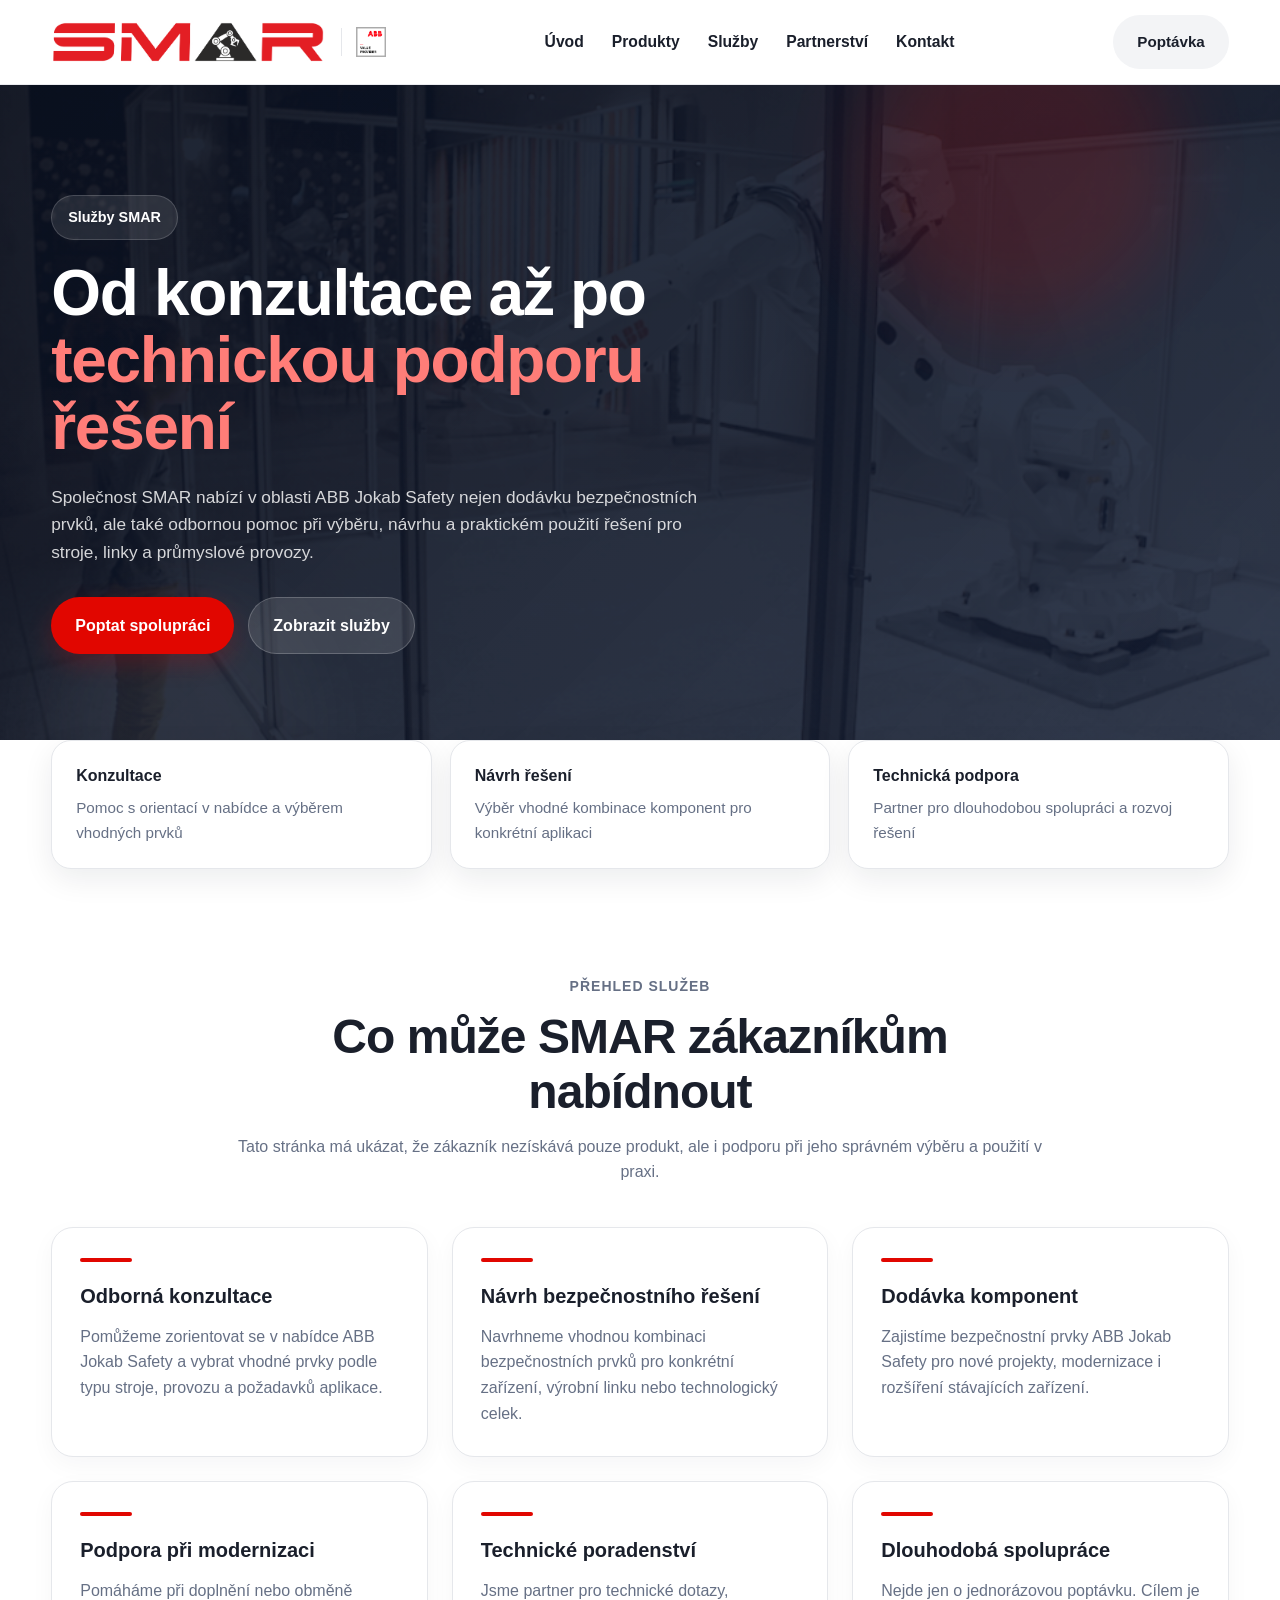
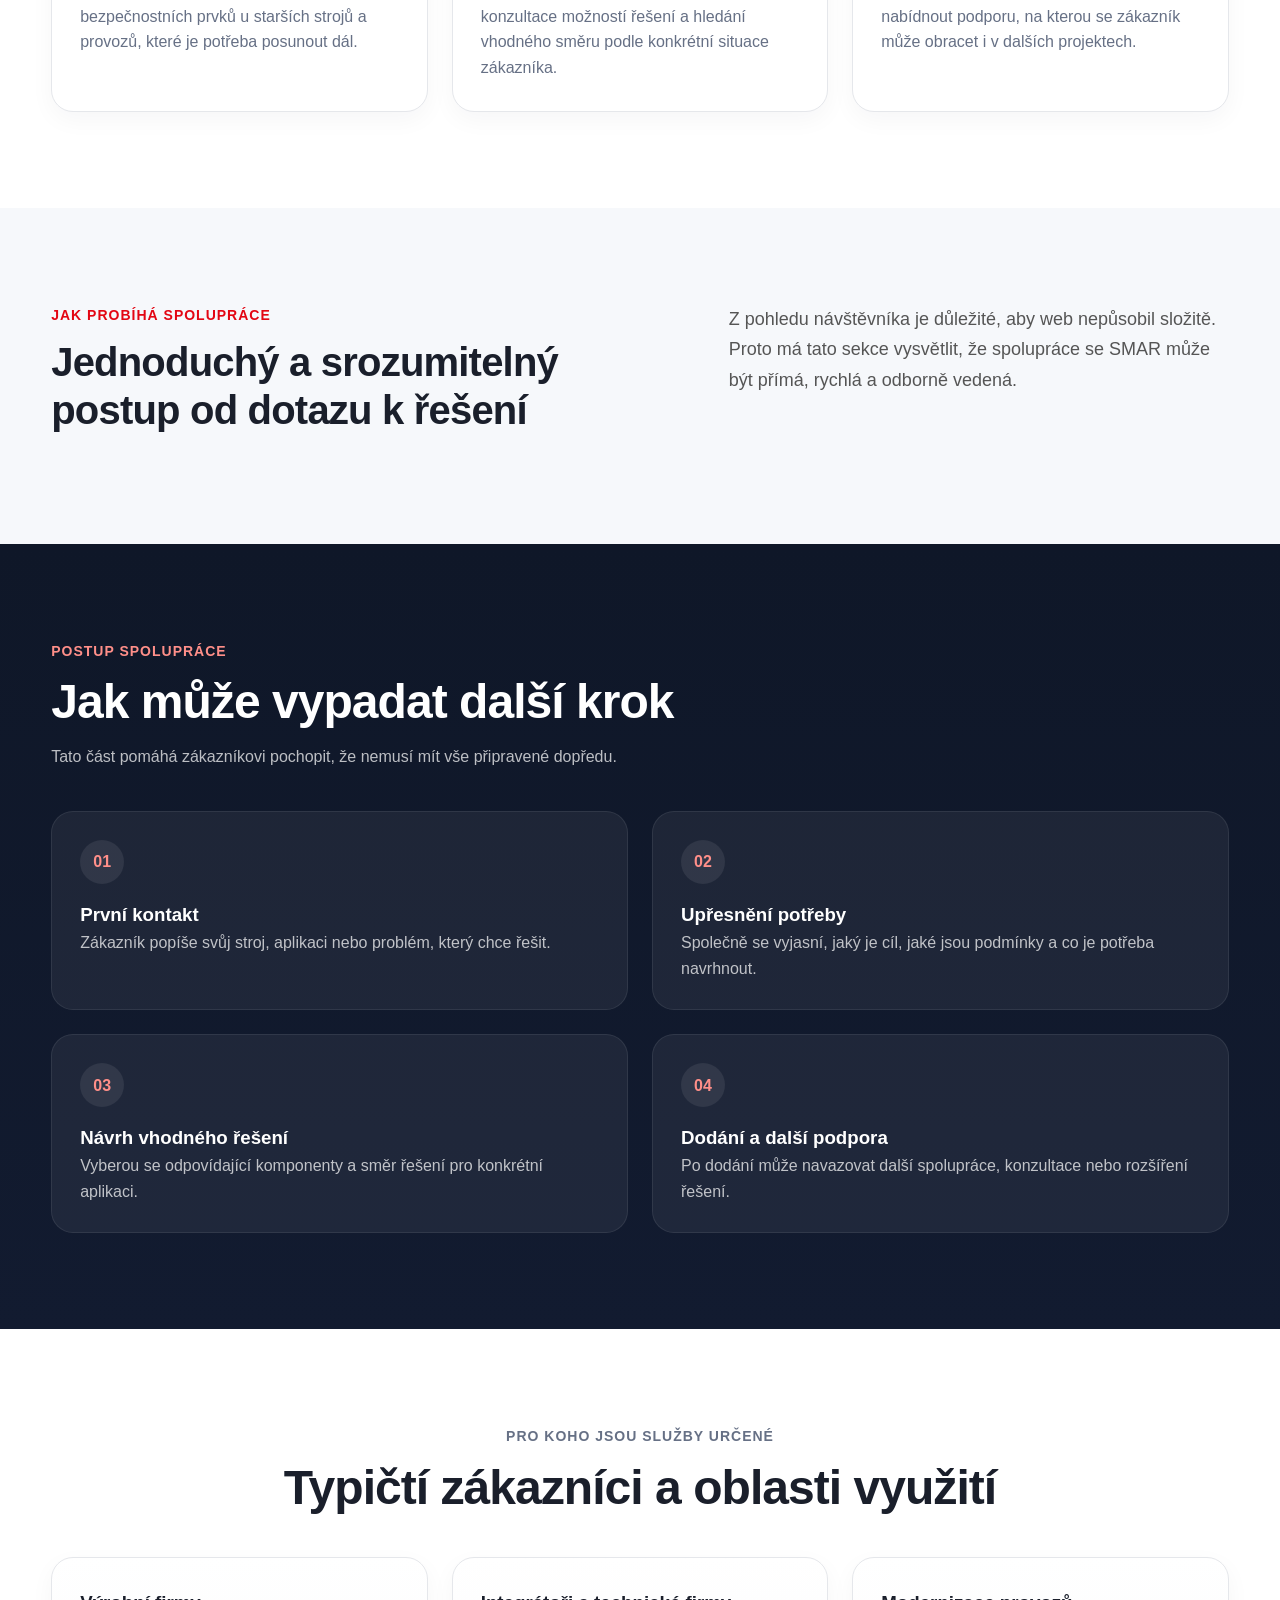
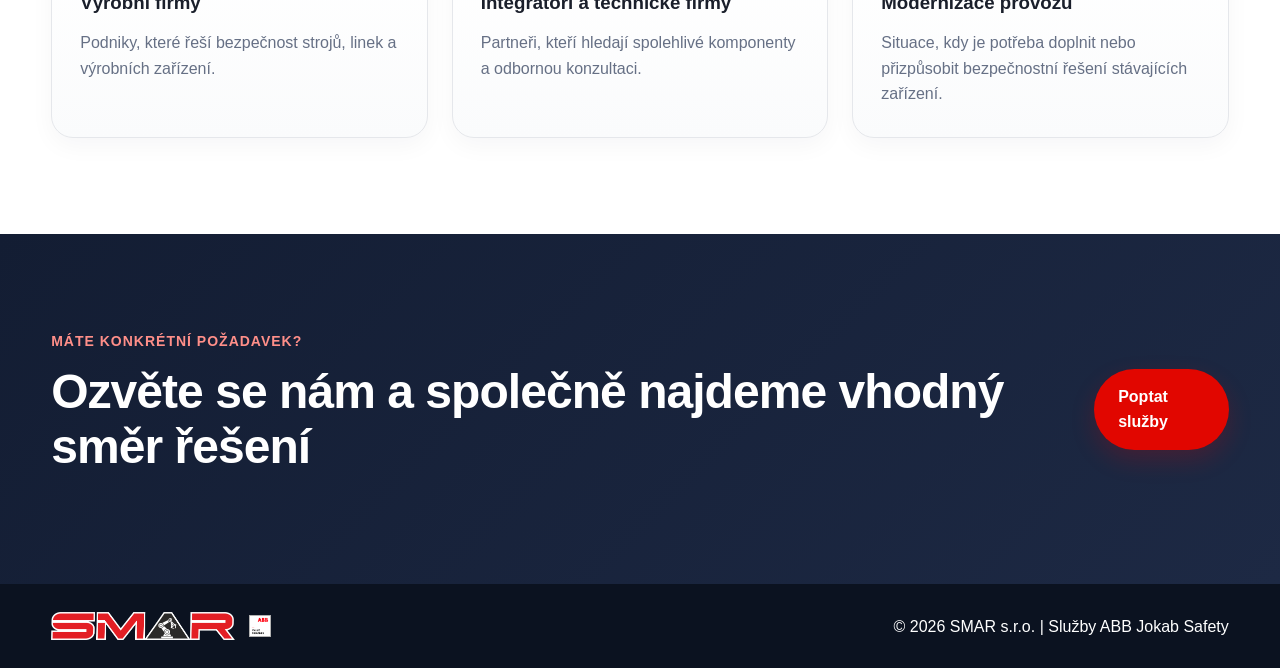
<file: sluzby.html>
<!DOCTYPE html>
<html lang="cs">
<head>
    <meta charset="UTF-8">
    <meta name="viewport" content="width=device-width, initial-scale=1.0">
    <title>Služby | SMAR ABB Jokab Safety</title>
    <meta name="description" content="Služby společnosti SMAR v oblasti ABB Jokab Safety. Konzultace, návrh bezpečnostního řešení, dodávka komponent a technická podpora pro stroje a výrobní linky.">
    <link rel="stylesheet" href="css/style.css">
</head>
<body>

    <header class="header">
        <div class="container header-inner">
            <a href="index.html" class="brand">
                <img src="images/smar-logo.png" alt="SMAR logo" class="logo-smar">
                <div class="brand-divider"></div>
                <img src="images/abb-logo.png" alt="ABB logo" class="logo-abb">
            </a>

            <nav class="nav" id="nav">
                <ul class="nav-list">
                    <li><a href="index.html">Úvod</a></li>
                    <li><a href="produkty.html">Produkty</a></li>
                    <li><a href="sluzby.html">Služby</a></li>
                    <li><a href="o-partnerstvi.html">Partnerství</a></li>
                    <li><a href="index.html#kontakt">Kontakt</a></li>
                </ul>
            </nav>

            <div class="header-actions">
                <a href="index.html#kontakt" class="btn btn-header">Poptávka</a>
                <button class="menu-toggle" id="menuToggle" aria-label="Otevřít menu">☰</button>
            </div>
        </div>
    </header>

    <main>
        <section class="hero hero-small">
            <div class="hero-bg"></div>
            <div class="container hero-grid hero-grid-single">
                <div class="hero-content">
                    <div class="hero-badge">
                        Služby SMAR
                    </div>

                    <h1>
                        Od konzultace až po
                        <span>technickou podporu řešení</span>
                    </h1>

                    <p class="hero-description">
                        Společnost SMAR nabízí v oblasti ABB Jokab Safety nejen dodávku
                        bezpečnostních prvků, ale také odbornou pomoc při výběru, návrhu
                        a praktickém použití řešení pro stroje, linky a průmyslové provozy.
                    </p>

                    <div class="hero-buttons">
                        <a href="index.html#kontakt" class="btn btn-primary">Poptat spolupráci</a>
                        <a href="#prehled-sluzeb" class="btn btn-secondary">Zobrazit služby</a>
                    </div>
                </div>
            </div>
        </section>

        <section class="trust-strip">
            <div class="container trust-strip-inner">
                <div class="trust-item">
                    <strong>Konzultace</strong>
                    <span>Pomoc s orientací v nabídce a výběrem vhodných prvků</span>
                </div>
                <div class="trust-item">
                    <strong>Návrh řešení</strong>
                    <span>Výběr vhodné kombinace komponent pro konkrétní aplikaci</span>
                </div>
                <div class="trust-item">
                    <strong>Technická podpora</strong>
                    <span>Partner pro dlouhodobou spolupráci a rozvoj řešení</span>
                </div>
            </div>
        </section>

        <section class="section" id="prehled-sluzeb">
            <div class="container">
                <div class="section-heading center">
                    <p class="section-label">Přehled služeb</p>
                    <h2>Co může SMAR zákazníkům nabídnout</h2>
                    <p>
                        Tato stránka má ukázat, že zákazník nezískává pouze produkt,
                        ale i podporu při jeho správném výběru a použití v praxi.
                    </p>
                </div>

                <div class="cards-grid">
                    <article class="modern-card">
                        <div class="card-top-line"></div>
                        <h3>Odborná konzultace</h3>
                        <p>
                            Pomůžeme zorientovat se v nabídce ABB Jokab Safety a vybrat
                            vhodné prvky podle typu stroje, provozu a požadavků aplikace.
                        </p>
                    </article>

                    <article class="modern-card">
                        <div class="card-top-line"></div>
                        <h3>Návrh bezpečnostního řešení</h3>
                        <p>
                            Navrhneme vhodnou kombinaci bezpečnostních prvků pro konkrétní
                            zařízení, výrobní linku nebo technologický celek.
                        </p>
                    </article>

                    <article class="modern-card">
                        <div class="card-top-line"></div>
                        <h3>Dodávka komponent</h3>
                        <p>
                            Zajistíme bezpečnostní prvky ABB Jokab Safety pro nové projekty,
                            modernizace i rozšíření stávajících zařízení.
                        </p>
                    </article>

                    <article class="modern-card">
                        <div class="card-top-line"></div>
                        <h3>Podpora při modernizaci</h3>
                        <p>
                            Pomáháme při doplnění nebo obměně bezpečnostních prvků
                            u starších strojů a provozů, které je potřeba posunout dál.
                        </p>
                    </article>

                    <article class="modern-card">
                        <div class="card-top-line"></div>
                        <h3>Technické poradenství</h3>
                        <p>
                            Jsme partner pro technické dotazy, konzultace možností řešení
                            a hledání vhodného směru podle konkrétní situace zákazníka.
                        </p>
                    </article>

                    <article class="modern-card">
                        <div class="card-top-line"></div>
                        <h3>Dlouhodobá spolupráce</h3>
                        <p>
                            Nejde jen o jednorázovou poptávku. Cílem je nabídnout podporu,
                            na kterou se zákazník může obracet i v dalších projektech.
                        </p>
                    </article>
                </div>
            </div>
        </section>

        <section class="section section-soft">
            <div class="container split-section">
                <div class="split-left">
                    <p class="section-label">Jak probíhá spolupráce</p>
                    <h2>Jednoduchý a srozumitelný postup od dotazu k řešení</h2>
                </div>

                <div class="split-right">
                    <p>
                        Z pohledu návštěvníka je důležité, aby web nepůsobil složitě.
                        Proto má tato sekce vysvětlit, že spolupráce se SMAR může být
                        přímá, rychlá a odborně vedená.
                    </p>
                </div>
            </div>
        </section>

        <section class="section section-dark">
            <div class="container">
                <div class="section-heading">
                    <p class="section-label light">Postup spolupráce</p>
                    <h2>Jak může vypadat další krok</h2>
                    <p class="section-dark-text">
                        Tato část pomáhá zákazníkovi pochopit, že nemusí mít vše připravené dopředu.
                    </p>
                </div>

                <div class="service-grid">
                    <div class="service-card">
                        <div class="service-number">01</div>
                        <h3>První kontakt</h3>
                        <p>Zákazník popíše svůj stroj, aplikaci nebo problém, který chce řešit.</p>
                    </div>

                    <div class="service-card">
                        <div class="service-number">02</div>
                        <h3>Upřesnění potřeby</h3>
                        <p>Společně se vyjasní, jaký je cíl, jaké jsou podmínky a co je potřeba navrhnout.</p>
                    </div>

                    <div class="service-card">
                        <div class="service-number">03</div>
                        <h3>Návrh vhodného řešení</h3>
                        <p>Vyberou se odpovídající komponenty a směr řešení pro konkrétní aplikaci.</p>
                    </div>

                    <div class="service-card">
                        <div class="service-number">04</div>
                        <h3>Dodání a další podpora</h3>
                        <p>Po dodání může navazovat další spolupráce, konzultace nebo rozšíření řešení.</p>
                    </div>
                </div>
            </div>
        </section>

        <section class="section">
            <div class="container">
                <div class="section-heading center">
                    <p class="section-label">Pro koho jsou služby určené</p>
                    <h2>Typičtí zákazníci a oblasti využití</h2>
                </div>

                <div class="reasons-grid">
                    <div class="reason-box">
                        <h3>Výrobní firmy</h3>
                        <p>Podniky, které řeší bezpečnost strojů, linek a výrobních zařízení.</p>
                    </div>

                    <div class="reason-box">
                        <h3>Integrátoři a technické firmy</h3>
                        <p>Partneři, kteří hledají spolehlivé komponenty a odbornou konzultaci.</p>
                    </div>

                    <div class="reason-box">
                        <h3>Modernizace provozů</h3>
                        <p>Situace, kdy je potřeba doplnit nebo přizpůsobit bezpečnostní řešení stávajících zařízení.</p>
                    </div>
                </div>
            </div>
        </section>

        <section class="section cta-band">
            <div class="container cta-band-inner">
                <div>
                    <p class="section-label light">Máte konkrétní požadavek?</p>
                    <h2>Ozvěte se nám a společně najdeme vhodný směr řešení</h2>
                </div>
                <a href="index.html#kontakt" class="btn btn-primary">Poptat služby</a>
            </div>
        </section>
    </main>

    <footer class="footer">
        <div class="container footer-inner">
            <div class="footer-brand">
                <img src="images/smar-logo.png" alt="SMAR logo" class="footer-logo">
                <img src="images/abb-logo.png" alt="ABB logo" class="footer-logo footer-logo-abb">
            </div>
            <p>© 2026 SMAR s.r.o. | Služby ABB Jokab Safety</p>
        </div>
    </footer>

    <script src="js/script.js"></script>
</body>
</html>
</file>
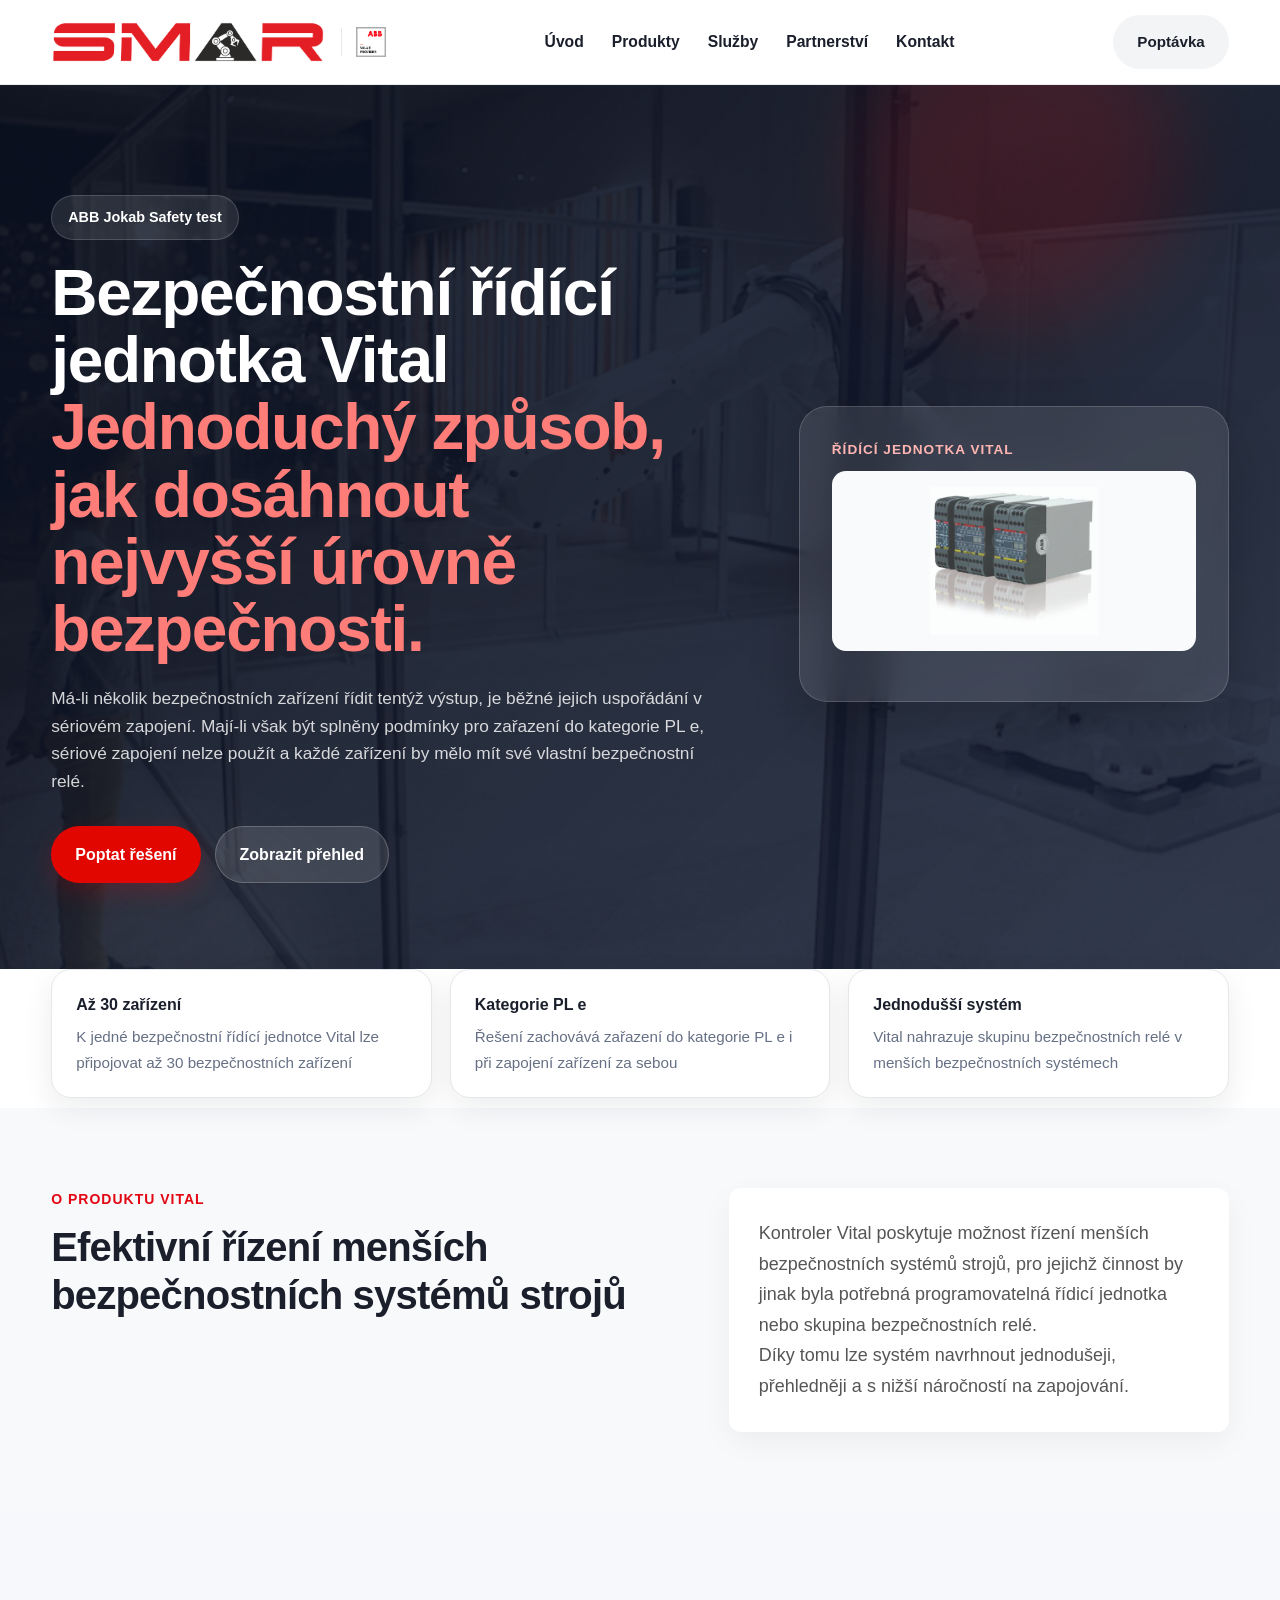
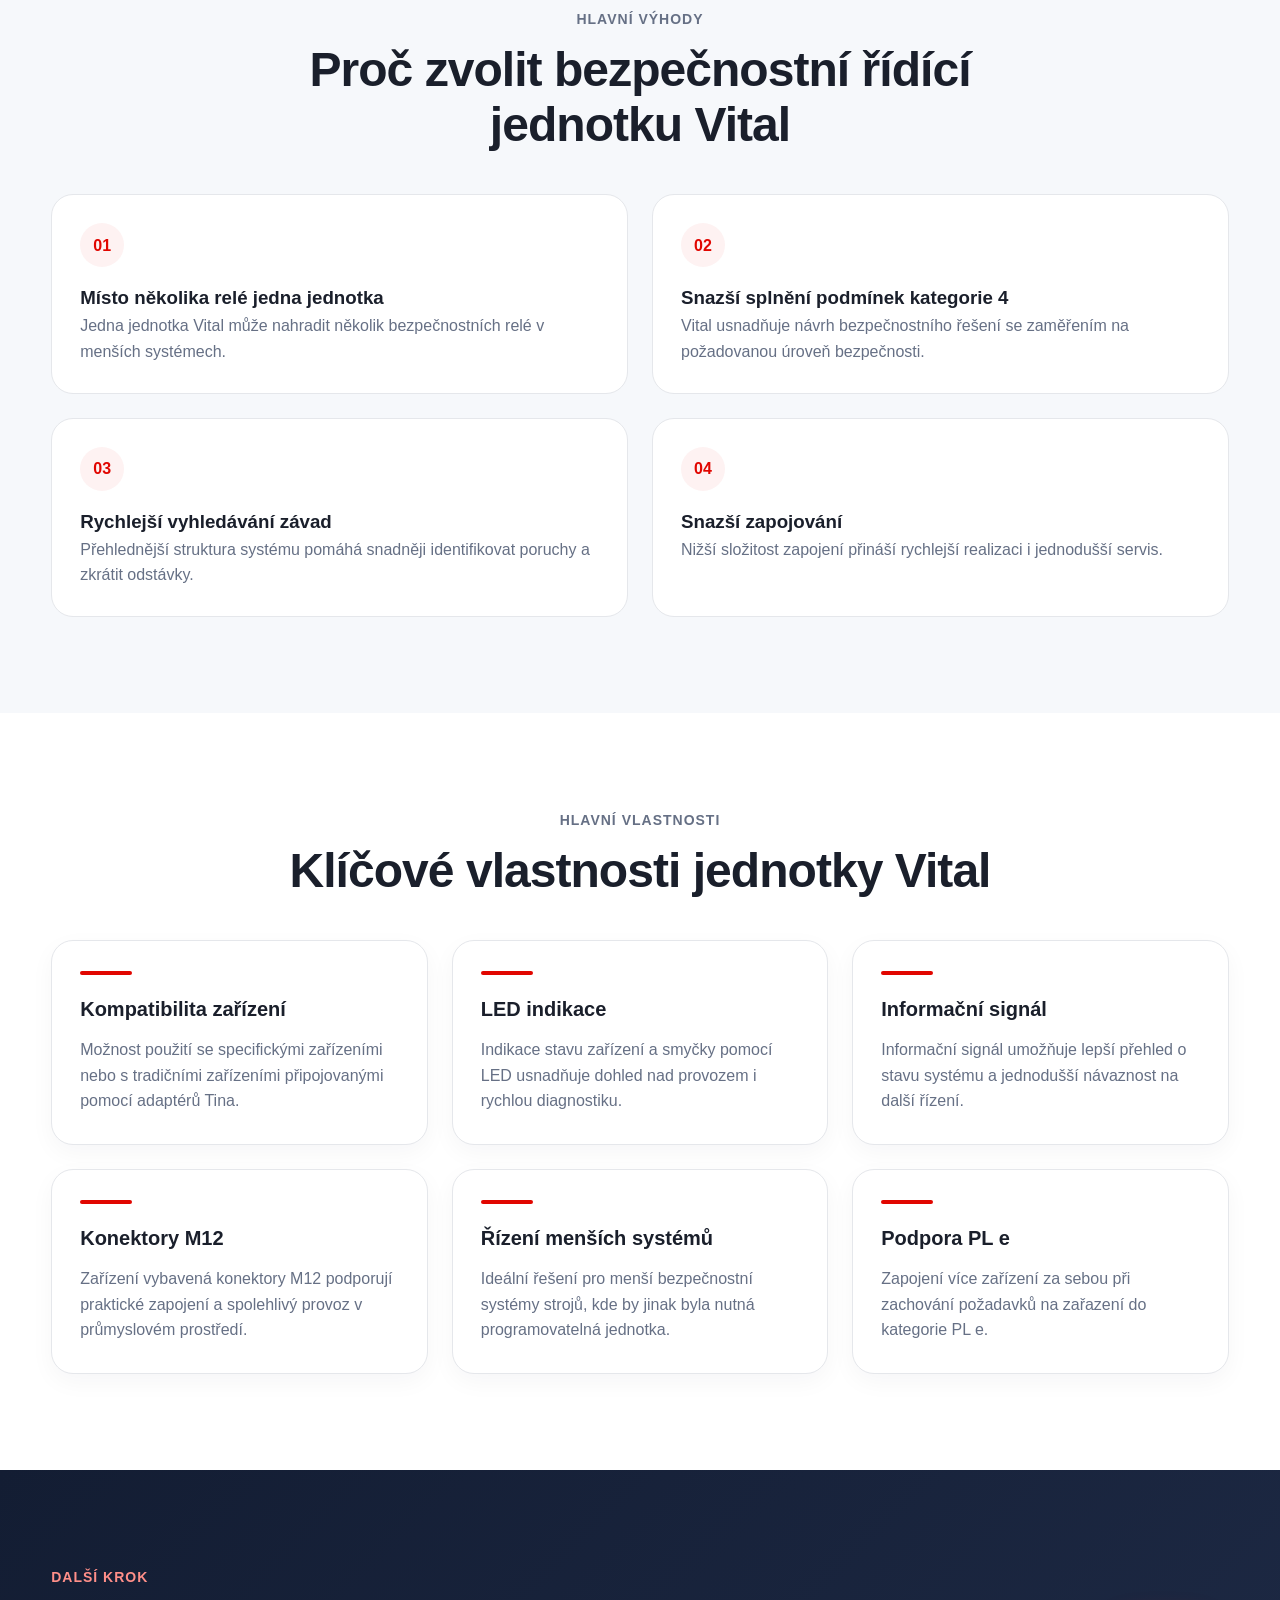
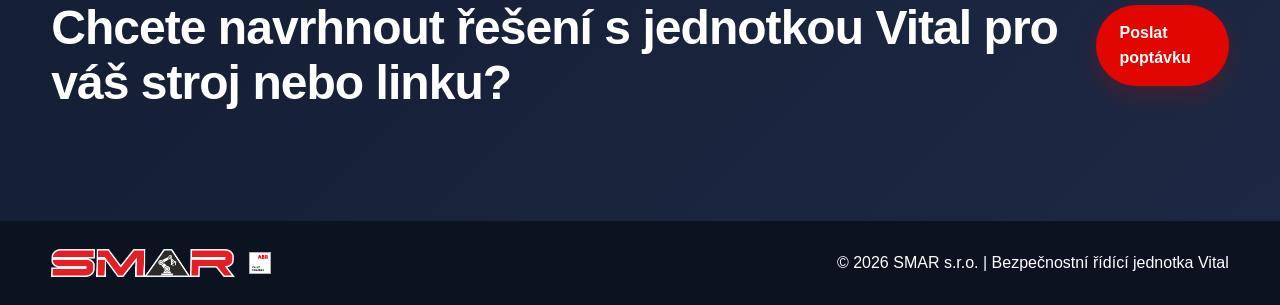
<file: vital.html>
<!DOCTYPE html>
<html lang="cs">
<head>
	<meta charset="UTF-8">
	<meta name="viewport" content="width=device-width, initial-scale=1.0">
	<title>Vital | SMAR ABB Jokab Safety</title>
	<meta name="description" content="Bezpečnostní řídící jednotka Vital od ABB Jokab Safety. Jednoduchý způsob, jak dosáhnout nejvyšší úrovně bezpečnosti pro menší bezpečnostní systémy strojů.">
	<link rel="stylesheet" href="css/style.css">
</head>
<body>

	<header class="header">
		<div class="container header-inner">
			<a href="index.html" class="brand">
				<img src="images/smar-logo.png" alt="SMAR logo" class="logo-smar">
				<div class="brand-divider"></div>
				<img src="images/abb-logo.png" alt="ABB logo" class="logo-abb">
			</a>

			<nav class="nav" id="nav">
				<ul class="nav-list">
					<li><a href="index.html">Úvod</a></li>
					<li><a href="produkty.html">Produkty</a></li>
					<li><a href="sluzby.html">Služby</a></li>
					<li><a href="o-partnerstvi.html">Partnerství</a></li>
					<li><a href="index.html#kontakt">Kontakt</a></li>
				</ul>
			</nav>

			<div class="header-actions">
				<a href="index.html#kontakt" class="btn btn-header">Poptávka</a>
				<button class="menu-toggle" id="menuToggle" aria-label="Otevřít menu">☰</button>
			</div>
		</div>
	</header>

	<main>
		<section class="hero hero-small">
			<div class="hero-bg"></div>
			<div class="container hero-grid">
				<div class="hero-content">
					<div class="hero-badge">
						ABB Jokab Safety test
					</div>

					<h1>
						Bezpečnostní řídící jednotka Vital
						<span>Jednoduchý způsob, jak dosáhnout nejvyšší úrovně bezpečnosti.</span>
					</h1>

					<p class="hero-description">
						Má-li několik bezpečnostních zařízení řídit tentýž výstup, je běžné jejich uspořádání
						v sériovém zapojení. Mají-li však být splněny podmínky pro zařazení do kategorie PL e,
						sériové zapojení nelze použít a každé zařízení by mělo mít své vlastní bezpečnostní relé.
					</p>

					<div class="hero-buttons">
						<a href="index.html#kontakt" class="btn btn-primary">Poptat řešení</a>
						<a href="#prehled" class="btn btn-secondary">Zobrazit přehled</a>
					</div>
				</div>

				<div class="hero-panel">
					<div class="glass-card">
						<p class="glass-label">Řídící jednotka Vital</p>
						<img src="images/homepage/bezpecnostni-ridici-jednotka-vital.jpg" alt="Bezpečnostní řídící jednotka Vital" class="card-product-image">
					</div>
				</div>
			</div>
		</section>

		<section class="trust-strip">
			<div class="container trust-strip-inner">
				<div class="trust-item">
					<strong>Až 30 zařízení</strong>
					<span>K jedné bezpečnostní řídící jednotce Vital lze připojovat až 30 bezpečnostních zařízení</span>
				</div>
				<div class="trust-item">
					<strong>Kategorie PL e</strong>
					<span>Řešení zachovává zařazení do kategorie PL e i při zapojení zařízení za sebou</span>
				</div>
				<div class="trust-item">
					<strong>Jednodušší systém</strong>
					<span>Vital nahrazuje skupinu bezpečnostních relé v menších bezpečnostních systémech</span>
				</div>
			</div>
		</section>

		<section class="section section-light" id="prehled">
  <div class="container split-section">
    
    <div class="split-left">
      <p class="section-label">O produktu Vital</p>
      <h2>
        Efektivní řízení menších bezpečnostních systémů strojů
      </h2>
    </div>

    <div class="split-right card">
      <p>
        Kontroler Vital poskytuje možnost řízení menších bezpečnostních systémů strojů,
        pro jejichž činnost by jinak byla potřebná programovatelná řídicí jednotka nebo
        skupina bezpečnostních relé.
      </p>
      <p>
        Díky tomu lze systém navrhnout jednodušeji, přehledněji a s nižší náročností na zapojování.
      </p>
    </div>

  </div>
</section>

		<section class="section section-soft">
			<div class="container">
				<div class="section-heading center">
					<p class="section-label">Hlavní výhody</p>
					<h2>Proč zvolit bezpečnostní řídící jednotku Vital</h2>
				</div>

				<div class="service-grid">
					<div class="service-card service-card-light">
						<div class="service-number service-number-light">01</div>
						<h3>Místo několika relé jedna jednotka</h3>
						<p>Jedna jednotka Vital může nahradit několik bezpečnostních relé v menších systémech.</p>
					</div>

					<div class="service-card service-card-light">
						<div class="service-number service-number-light">02</div>
						<h3>Snazší splnění podmínek kategorie 4</h3>
						<p>Vital usnadňuje návrh bezpečnostního řešení se zaměřením na požadovanou úroveň bezpečnosti.</p>
					</div>

					<div class="service-card service-card-light">
						<div class="service-number service-number-light">03</div>
						<h3>Rychlejší vyhledávání závad</h3>
						<p>Přehlednější struktura systému pomáhá snadněji identifikovat poruchy a zkrátit odstávky.</p>
					</div>

					<div class="service-card service-card-light">
						<div class="service-number service-number-light">04</div>
						<h3>Snazší zapojování</h3>
						<p>Nižší složitost zapojení přináší rychlejší realizaci i jednodušší servis.</p>
					</div>
				</div>
			</div>
		</section>

		<section class="section">
			<div class="container">
				<div class="section-heading center">
					<p class="section-label">Hlavní vlastnosti</p>
					<h2>Klíčové vlastnosti jednotky Vital</h2>
				</div>

				<div class="cards-grid">
					<article class="modern-card">
						<div class="card-top-line"></div>
						<h3>Kompatibilita zařízení</h3>
						<p>Možnost použití se specifickými zařízeními nebo s tradičními zařízeními připojovanými pomocí adaptérů Tina.</p>
					</article>

					<article class="modern-card">
						<div class="card-top-line"></div>
						<h3>LED indikace</h3>
						<p>Indikace stavu zařízení a smyčky pomocí LED usnadňuje dohled nad provozem i rychlou diagnostiku.</p>
					</article>

					<article class="modern-card">
						<div class="card-top-line"></div>
						<h3>Informační signál</h3>
						<p>Informační signál umožňuje lepší přehled o stavu systému a jednodušší návaznost na další řízení.</p>
					</article>

					<article class="modern-card">
						<div class="card-top-line"></div>
						<h3>Konektory M12</h3>
						<p>Zařízení vybavená konektory M12 podporují praktické zapojení a spolehlivý provoz v průmyslovém prostředí.</p>
					</article>

					<article class="modern-card">
						<div class="card-top-line"></div>
						<h3>Řízení menších systémů</h3>
						<p>Ideální řešení pro menší bezpečnostní systémy strojů, kde by jinak byla nutná programovatelná jednotka.</p>
					</article>

					<article class="modern-card">
						<div class="card-top-line"></div>
						<h3>Podpora PL e</h3>
						<p>Zapojení více zařízení za sebou při zachování požadavků na zařazení do kategorie PL e.</p>
					</article>
				</div>
			</div>
		</section>

		<section class="section cta-band">
			<div class="container cta-band-inner">
				<div>
					<p class="section-label light">Další krok</p>
					<h2>Chcete navrhnout řešení s jednotkou Vital pro váš stroj nebo linku?</h2>
				</div>
				<a href="index.html#kontakt" class="btn btn-primary">Poslat poptávku</a>
			</div>
		</section>
	</main>

	<footer class="footer">
		<div class="container footer-inner">
			<div class="footer-brand">
				<img src="images/smar-logo.png" alt="SMAR logo" class="footer-logo">
				<img src="images/abb-logo.png" alt="ABB logo" class="footer-logo footer-logo-abb">
			</div>
			<p>© 2026 SMAR s.r.o. | Bezpečnostní řídící jednotka Vital</p>
		</div>
	</footer>

	<script src="js/script.js"></script>
</body>
</html>
</file>
<file: css/style.css>
:root {
    --color-bg: #ffffff;
    --color-text: #1a1f2b;
    --color-muted: #667085;
    --color-line: #e5e7eb;
    --color-soft: #f6f8fb;
    --color-dark: #0f1728;
    --color-dark-2: #111827;
    --color-primary: #e10600;
    --color-primary-dark: #b90500;
    --color-white: #ffffff;
    --radius-sm: 12px;
    --radius-md: 18px;
    --radius-lg: 24px;
    --shadow-soft: 0 10px 30px rgba(15, 23, 40, 0.08);
    --shadow-strong: 0 20px 50px rgba(0, 0, 0, 0.18);
}

* {
    margin: 0;
    padding: 0;
    box-sizing: border-box;
}

html {
    scroll-behavior: smooth;
}

body {
    font-family: Arial, Helvetica, sans-serif;
    color: var(--color-text);
    background: var(--color-bg);
    line-height: 1.6;
}

a {
    text-decoration: none;
    color: inherit;
}

img {
    max-width: 100%;
    display: block;
}

ul {
    list-style: none;
}

.container {
    width: min(92%, 1240px);
    margin: 0 auto;
}

/* HEADER */
.header {
    position: sticky;
    top: 0;
    z-index: 1000;
    background: rgba(255, 255, 255, 0.88);
    backdrop-filter: blur(14px);
    border-bottom: 1px solid rgba(229, 231, 235, 0.8);
}

.header-inner {
    min-height: 84px;
    display: flex;
    align-items: center;
    justify-content: space-between;
    gap: 24px;
}

.brand {
    display: flex;
    align-items: center;
    gap: 14px;
    min-width: fit-content;
}

.logo-smar {
    height: 42px;
    width: auto;
}

.logo-abb {
    height: 30px;
    width: auto;
}

.brand-divider {
    width: 1px;
    height: 28px;
    background: var(--color-line);
}

.nav-list {
    display: flex;
    align-items: center;
    gap: 28px;
}

.nav-list a {
    font-size: 0.98rem;
    font-weight: 600;
    color: var(--color-text);
    transition: color 0.25s ease;
}

.nav-list a:hover {
    color: var(--color-primary);
}

.header-actions {
    display: flex;
    align-items: center;
    gap: 12px;
}

.btn-header {
    padding: 11px 18px;
    border-radius: 999px;
    background: #f3f4f6;
    font-weight: 700;
    font-size: 0.95rem;
}

.btn-header:hover {
    background: #e5e7eb;
}

.menu-toggle {
    display: none;
    border: none;
    background: transparent;
    font-size: 1.8rem;
    cursor: pointer;
    color: var(--color-text);
}

/* BUTTONS */
.btn {
    display: inline-flex;
    align-items: center;
    justify-content: center;
    padding: 15px 24px;
    border-radius: 999px;
    font-weight: 700;
    transition: all 0.25s ease;
}

.btn-primary {
    background: var(--color-primary);
    color: var(--color-white);
    box-shadow: 0 10px 24px rgba(225, 6, 0, 0.2);
}

.btn-primary:hover {
    background: var(--color-primary-dark);
    transform: translateY(-1px);
}

.btn-secondary {
    background: rgba(255, 255, 255, 0.12);
    color: var(--color-white);
    border: 1px solid rgba(255, 255, 255, 0.2);
}

.btn-secondary:hover {
    background: rgba(255, 255, 255, 0.18);
}

/* HERO */
.hero {
    position: relative;
    overflow: hidden;
    padding: 110px 0 90px;
    background:
        linear-gradient(135deg, rgba(10, 17, 32, 0.92), rgba(18, 29, 52, 0.86)),
        url("../images/hero/hero-safety.jpg") center/cover no-repeat;
    color: var(--color-white);
}

.hero-bg::before,
.hero-bg::after {
    content: "";
    position: absolute;
    border-radius: 999px;
    filter: blur(40px);
    opacity: 0.45;
}

.hero-bg::before {
    width: 320px;
    height: 320px;
    background: rgba(225, 6, 0, 0.35);
    top: -80px;
    right: 8%;
}

.hero-bg::after {
    width: 260px;
    height: 260px;
    background: rgba(255, 255, 255, 0.1);
    bottom: -80px;
    left: 4%;
}

.hero-grid {
    position: relative;
    z-index: 2;
    display: grid;
    grid-template-columns: 1.15fr 0.85fr;
    gap: 36px;
    align-items: center;
}

.hero-badge {
    display: inline-flex;
    align-items: center;
    padding: 10px 16px;
    border-radius: 999px;
    background: rgba(255, 255, 255, 0.1);
    border: 1px solid rgba(255, 255, 255, 0.16);
    font-size: 0.9rem;
    font-weight: 700;
    margin-bottom: 20px;
}

.hero h1 {
    font-size: clamp(2.4rem, 5vw, 4.4rem);
    line-height: 1.05;
    margin-bottom: 22px;
    max-width: 820px;
    letter-spacing: -0.02em;
}

.hero h1 span {
    color: #ff7d78;
}

.hero-description {
    font-size: 1.08rem;
    color: rgba(255, 255, 255, 0.82);
    max-width: 760px;
    margin-bottom: 30px;
}

.hero-buttons {
    display: flex;
    flex-wrap: wrap;
    gap: 14px;
    margin-bottom: 30px;
}

.hero-stats {
    display: grid;
    grid-template-columns: repeat(2, 1fr);
    gap: 16px;
}

.stat-card {
    padding: 18px 20px;
    border-radius: var(--radius-md);
    background: rgba(255, 255, 255, 0.08);
    border: 1px solid rgba(255, 255, 255, 0.12);
}

.stat-card strong {
    display: block;
    margin-bottom: 6px;
    font-size: 1rem;
}

.stat-card span {
    color: rgba(255, 255, 255, 0.76);
    font-size: 0.95rem;
}

.hero-panel {
    display: flex;
    justify-content: flex-end;
}

.glass-card {
    width: 100%;
    max-width: 430px;
    padding: 32px;
    border-radius: 28px;
    background: rgba(255, 255, 255, 0.1);
    border: 1px solid rgba(255, 255, 255, 0.16);
    backdrop-filter: blur(14px);
    box-shadow: var(--shadow-strong);
}

.glass-label {
    font-size: 0.85rem;
    font-weight: 700;
    text-transform: uppercase;
    letter-spacing: 1px;
    color: #ffb6b2;
    margin-bottom: 10px;
}

.glass-card h2 {
    font-size: 1.9rem;
    line-height: 1.2;
    margin-bottom: 18px;
}

.glass-list {
    display: grid;
    gap: 14px;
}

.glass-item {
    display: flex;
    align-items: flex-start;
    gap: 12px;
    color: rgba(255, 255, 255, 0.9);
}

.glass-dot {
    width: 10px;
    height: 10px;
    margin-top: 8px;
    border-radius: 999px;
    background: #ff7d78;
    flex-shrink: 0;
}

/* TRUST STRIP */
.trust-strip {
    background: var(--color-white);
    position: relative;
    margin-top: -34px;
    z-index: 3;
}

.trust-strip-inner {
    display: grid;
    grid-template-columns: repeat(3, 1fr);
    gap: 18px;
    padding: 0 0 10px;
}

.trust-item {
    background: var(--color-white);
    border: 1px solid var(--color-line);
    border-radius: 20px;
    padding: 22px 24px;
    box-shadow: var(--shadow-soft);
}

.trust-item strong {
    display: block;
    margin-bottom: 6px;
    font-size: 1rem;
}

.trust-item span {
    color: var(--color-muted);
    font-size: 0.95rem;
}

/* GENERAL */
.section {
    padding: 96px 0;
}

.section-soft {
    background: var(--color-soft);
}

.section-dark {
    background: linear-gradient(180deg, #0f1728, #121b30);
    color: var(--color-white);
}

.section-heading {
    max-width: 820px;
    margin-bottom: 42px;
}

.section-heading.center {
    text-align: center;
    margin-left: auto;
    margin-right: auto;
}

.section-label {
    color: var(--color-primary);
    text-transform: uppercase;
    letter-spacing: 1px;
    font-size: 0.88rem;
    font-weight: 700;
    margin-bottom: 12px;
}

.section-label.light {
    color: #ff8f89;
}

.section-heading h2,
.split-left h2,
.contact-info h2,
.cta-band-inner h2 {
    font-size: clamp(2rem, 4vw, 3rem);
    line-height: 1.15;
    margin-bottom: 14px;
    letter-spacing: -0.02em;
}

.section-heading p,
.split-right p,
.contact-info p {
    color: var(--color-muted);
}

.section-dark .section-heading h2,
.section-dark .service-card h3 {
    color: var(--color-white);
}

.section-dark-text {
    color: rgba(255, 255, 255, 0.72) !important;
}

/* HOMEPAGE IMAGE GRID */
.homepage-image-grid {
    display: grid;
    grid-template-columns: repeat(3, 1fr);
    gap: 24px;
}

.homepage-image-card {
    background: #ffffff;
    border: 1px solid #e5e7eb;
    border-radius: 22px;
    overflow: hidden;
    box-shadow: 0 8px 24px rgba(15, 23, 40, 0.04);
    transition: transform 0.25s ease, box-shadow 0.25s ease;
}

.homepage-image-card:hover {
    transform: translateY(-4px);
    box-shadow: 0 18px 34px rgba(15, 23, 40, 0.08);
}

.homepage-image-card img {
    width: 100%;
    height: 240px;
    object-fit: cover;
    display: block;
}

.homepage-image-card h3 {
    padding: 20px 20px 8px;
    font-size: 1.2rem;
}

.homepage-image-card p {
    padding: 0 20px 22px;
    color: #667085;
}

/* SPLIT */
.split-section {
    display: grid;
    grid-template-columns: 1fr 1fr;
    gap: 40px;
    align-items: start;
}

/* CARDS GRID */
.cards-grid {
    display: grid;
    grid-template-columns: repeat(3, 1fr);
    gap: 24px;
}

.modern-card {
    position: relative;
    background: var(--color-white);
    border: 1px solid var(--color-line);
    border-radius: 22px;
    padding: 30px 28px;
    transition: transform 0.25s ease, box-shadow 0.25s ease;
    box-shadow: 0 8px 24px rgba(15, 23, 40, 0.04);
}

.modern-card:hover {
    transform: translateY(-5px);
    box-shadow: 0 18px 34px rgba(15, 23, 40, 0.08);
}

.card-product-image {
    width: 100%;
    height: 180px;
    object-fit: contain;
    background: #f8fafc;
    border-radius: 14px;
    margin-bottom: 18px;
    padding: 16px;
}

.card-top-line {
    width: 52px;
    height: 4px;
    border-radius: 999px;
    background: var(--color-primary);
    margin-bottom: 18px;
}

.modern-card h3 {
    font-size: 1.25rem;
    margin-bottom: 12px;
}

.modern-card p {
    color: var(--color-muted);
}

/* SERVICES */
.service-grid {
    display: grid;
    grid-template-columns: repeat(2, 1fr);
    gap: 24px;
}

.service-card {
    background: rgba(255, 255, 255, 0.06);
    border: 1px solid rgba(255, 255, 255, 0.08);
    border-radius: 22px;
    padding: 28px;
}

.service-number {
    width: 44px;
    height: 44px;
    border-radius: 999px;
    display: inline-flex;
    align-items: center;
    justify-content: center;
    margin-bottom: 16px;
    background: rgba(255, 255, 255, 0.08);
    color: #ff8f89;
    font-weight: 700;
}

.section-light {
  background-color: #f8f9fb;
  padding: 80px 0;
}

.split-section {
  display: flex;
  gap: 60px;
  align-items: flex-start;
}

.split-left {
  flex: 1;
}

.split-left h2 {
  font-size: 40px;
  line-height: 1.2;
  margin-top: 10px;
}

.section-label {
  color: #e30613; /* ABB červená */
  font-weight: 600;
  text-transform: uppercase;
  font-size: 14px;
  letter-spacing: 1px;
}

.split-right {
  flex: 1;
  max-width: 500px;
}

.split-right p {
  font-size: 18px;
  line-height: 1.7;
  color: #555;
}

/* CARD efekt */
.card {
  background: white;
  padding: 30px;
  border-radius: 12px;
  box-shadow: 0 10px 30px rgba(0,0,0,0.05);
}

.service-card p {
    color: rgba(255, 255, 255, 0.72);
}

.service-card-light {
    background: #ffffff;
    border: 1px solid #e5e7eb;
}

.service-card-light h3 {
    color: #1a1f2b;
}

.service-card-light p {
    color: #667085;
}

.service-number-light {
    background: #fef2f2;
    color: #e10600;
}

/* REASONS */
.reasons-grid {
    display: grid;
    grid-template-columns: repeat(3, 1fr);
    gap: 24px;
}

.reason-box {
    background: linear-gradient(180deg, #ffffff, #fafbfc);
    border: 1px solid var(--color-line);
    border-radius: 22px;
    padding: 30px 28px;
    box-shadow: 0 8px 24px rgba(15, 23, 40, 0.04);
}

.reason-box h3 {
    margin-bottom: 12px;
}

.reason-box p {
    color: var(--color-muted);
}

/* CTA */
.cta-band {
    background: linear-gradient(135deg, #131d33, #1d2944);
    color: var(--color-white);
}

.cta-band-inner {
    display: flex;
    justify-content: space-between;
    align-items: center;
    gap: 24px;
}

.cta-band .section-label {
    color: #ff8f89;
}

/* CONTACT */
.contact-section {
    background: linear-gradient(180deg, #f8fafc, #f1f5f9);
}

.contact-grid {
    display: grid;
    grid-template-columns: 1fr 1fr;
    gap: 36px;
    align-items: start;
}

.contact-details {
    margin-top: 24px;
}

.contact-details p {
    margin-bottom: 10px;
    color: #344054;
}

.contact-form {
    background: var(--color-white);
    border: 1px solid var(--color-line);
    border-radius: 24px;
    padding: 30px;
    box-shadow: var(--shadow-soft);
}

.form-row {
    display: grid;
    grid-template-columns: 1fr 1fr;
    gap: 16px;
}

.form-group {
    margin-bottom: 16px;
}

.form-group label {
    display: block;
    margin-bottom: 8px;
    font-weight: 700;
    font-size: 0.95rem;
    color: #1a1f2b;
}

.contact-form input,
.contact-form textarea,
.contact-form select {
    width: 100%;
    padding: 15px 16px;
    border: 1px solid #d0d5dd;
    border-radius: 14px;
    font-size: 1rem;
    font-family: inherit;
    background: #ffffff;
}

.contact-form textarea {
    resize: vertical;
    min-height: 140px;
}

.contact-form input:focus,
.contact-form textarea:focus,
.contact-form select:focus {
    outline: none;
    border-color: var(--color-primary);
}

.full-width {
    width: 100%;
}

.form-message {
    margin-top: 10px;
    font-weight: 700;
    color: var(--color-primary);
}

/* FOOTER */
.footer {
    background: #0b1220;
    color: var(--color-white);
    padding: 28px 0;
}

.footer-inner {
    display: flex;
    justify-content: space-between;
    align-items: center;
    gap: 20px;
    flex-wrap: wrap;
}

.footer-brand {
    display: flex;
    align-items: center;
    gap: 14px;
}

.footer-logo {
    height: 28px;
    width: auto;
}

.footer-logo-abb {
    height: 22px;
}

/* RESPONSIVE */
@media (max-width: 1100px) {
    .hero-grid,
    .contact-grid {
        grid-template-columns: 1fr;
    }

    .cards-grid,
    .reasons-grid,
    .trust-strip-inner,
    .homepage-image-grid {
        grid-template-columns: repeat(2, minmax(0, 1fr));
    }

    .hero-panel {
        justify-content: flex-start;
    }

    .split-section {
        flex-direction: column;
        gap: 28px;
    }

    .split-right {
        max-width: none;
    }

    .homepage-image-card img {
        object-fit: contain;
        background: #f8fafc;
        padding: 10px;
    }

    .cta-band-inner {
        flex-direction: column;
        align-items: flex-start;
    }
}

@media (max-width: 820px) {
    .cards-grid,
    .service-grid,
    .reasons-grid,
    .contact-grid,
    .trust-strip-inner,
    .homepage-image-grid {
        grid-template-columns: 1fr;
    }

    .nav {
        display: none;
        position: absolute;
        top: 84px;
        left: 0;
        width: 100%;
        background: rgba(255, 255, 255, 0.98);
        border-bottom: 1px solid var(--color-line);
        padding: 20px 0 24px;
    }

    .nav.active {
        display: block;
    }

    .nav-list {
        flex-direction: column;
        align-items: center;
        gap: 18px;
    }

    .menu-toggle {
        display: block;
    }

    .btn-header {
        display: none;
    }

    .hero {
        padding: 96px 0 76px;
    }

    .hero-stats {
        grid-template-columns: 1fr;
    }

    .logo-smar {
        height: 34px;
    }

    .logo-abb {
        height: 24px;
    }

    .section {
        padding: 78px 0;
    }

    .homepage-image-card img {
        height: 220px;
    }
}

@media (min-width: 821px) and (max-width: 1180px) and (orientation: landscape) {
    .section {
        padding: 72px 0;
    }

    .hero {
        padding: 88px 0 70px;
    }

    .hero-grid,
    .split-section,
    .cards-grid,
    .service-grid,
    .reasons-grid,
    .contact-grid,
    .trust-strip-inner,
    .homepage-image-grid {
        gap: 18px;
    }

    .homepage-image-card img {
        height: 190px;
    }

    .card-product-image {
        height: 145px;
    }

    .glass-card,
    .contact-form,
    .modern-card,
    .reason-box,
    .service-card,
    .trust-item {
        padding: 22px;
    }
}

@media (max-width: 768px) {
    .form-row {
        grid-template-columns: 1fr;
    }
}

@media (max-width: 560px) {
    .header-inner {
        gap: 12px;
    }

    .brand {
        gap: 10px;
    }

    .hero-description {
        font-size: 1rem;
    }

    .glass-card,
    .contact-form,
    .modern-card,
    .reason-box,
    .service-card,
    .trust-item {
        padding: 24px 20px;
    }

    .homepage-image-card img {
        height: 200px;
    }

    .card-product-image {
        height: 160px;
        padding: 12px;
    }
}
</file>
